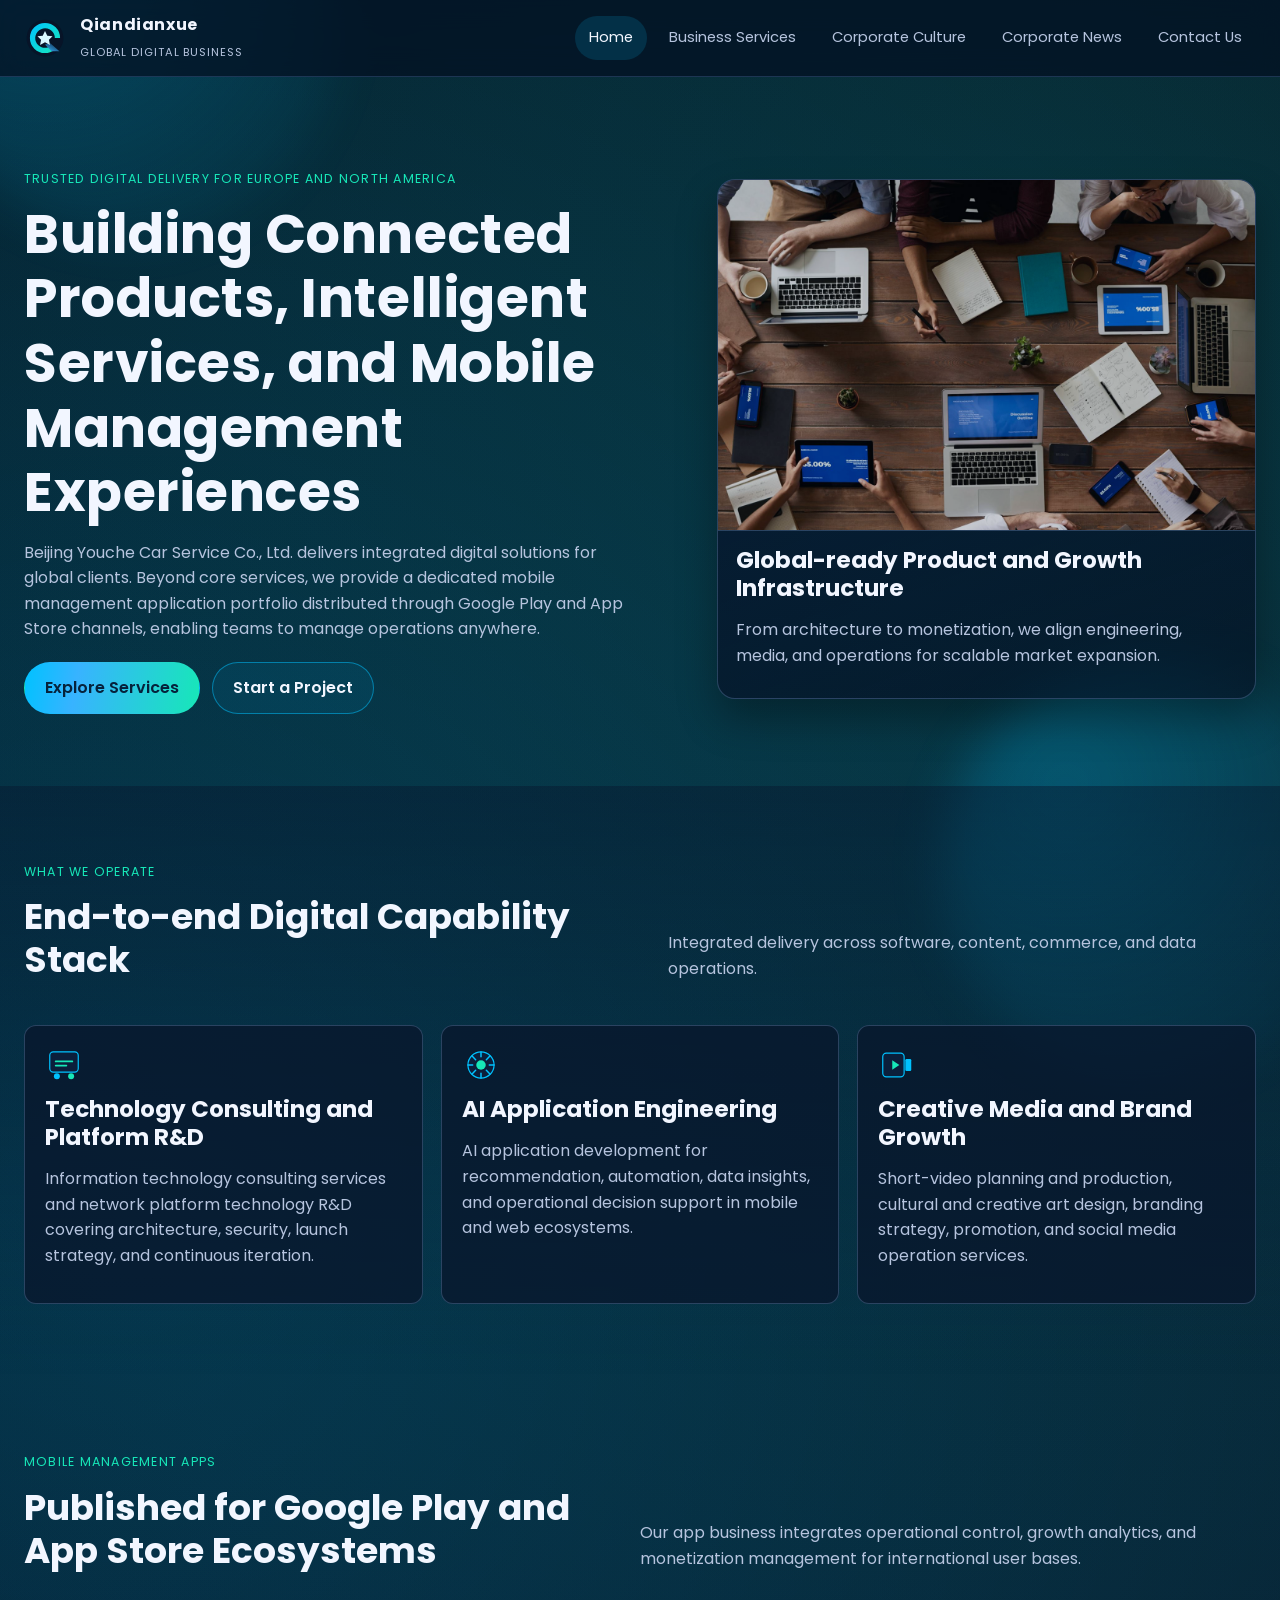
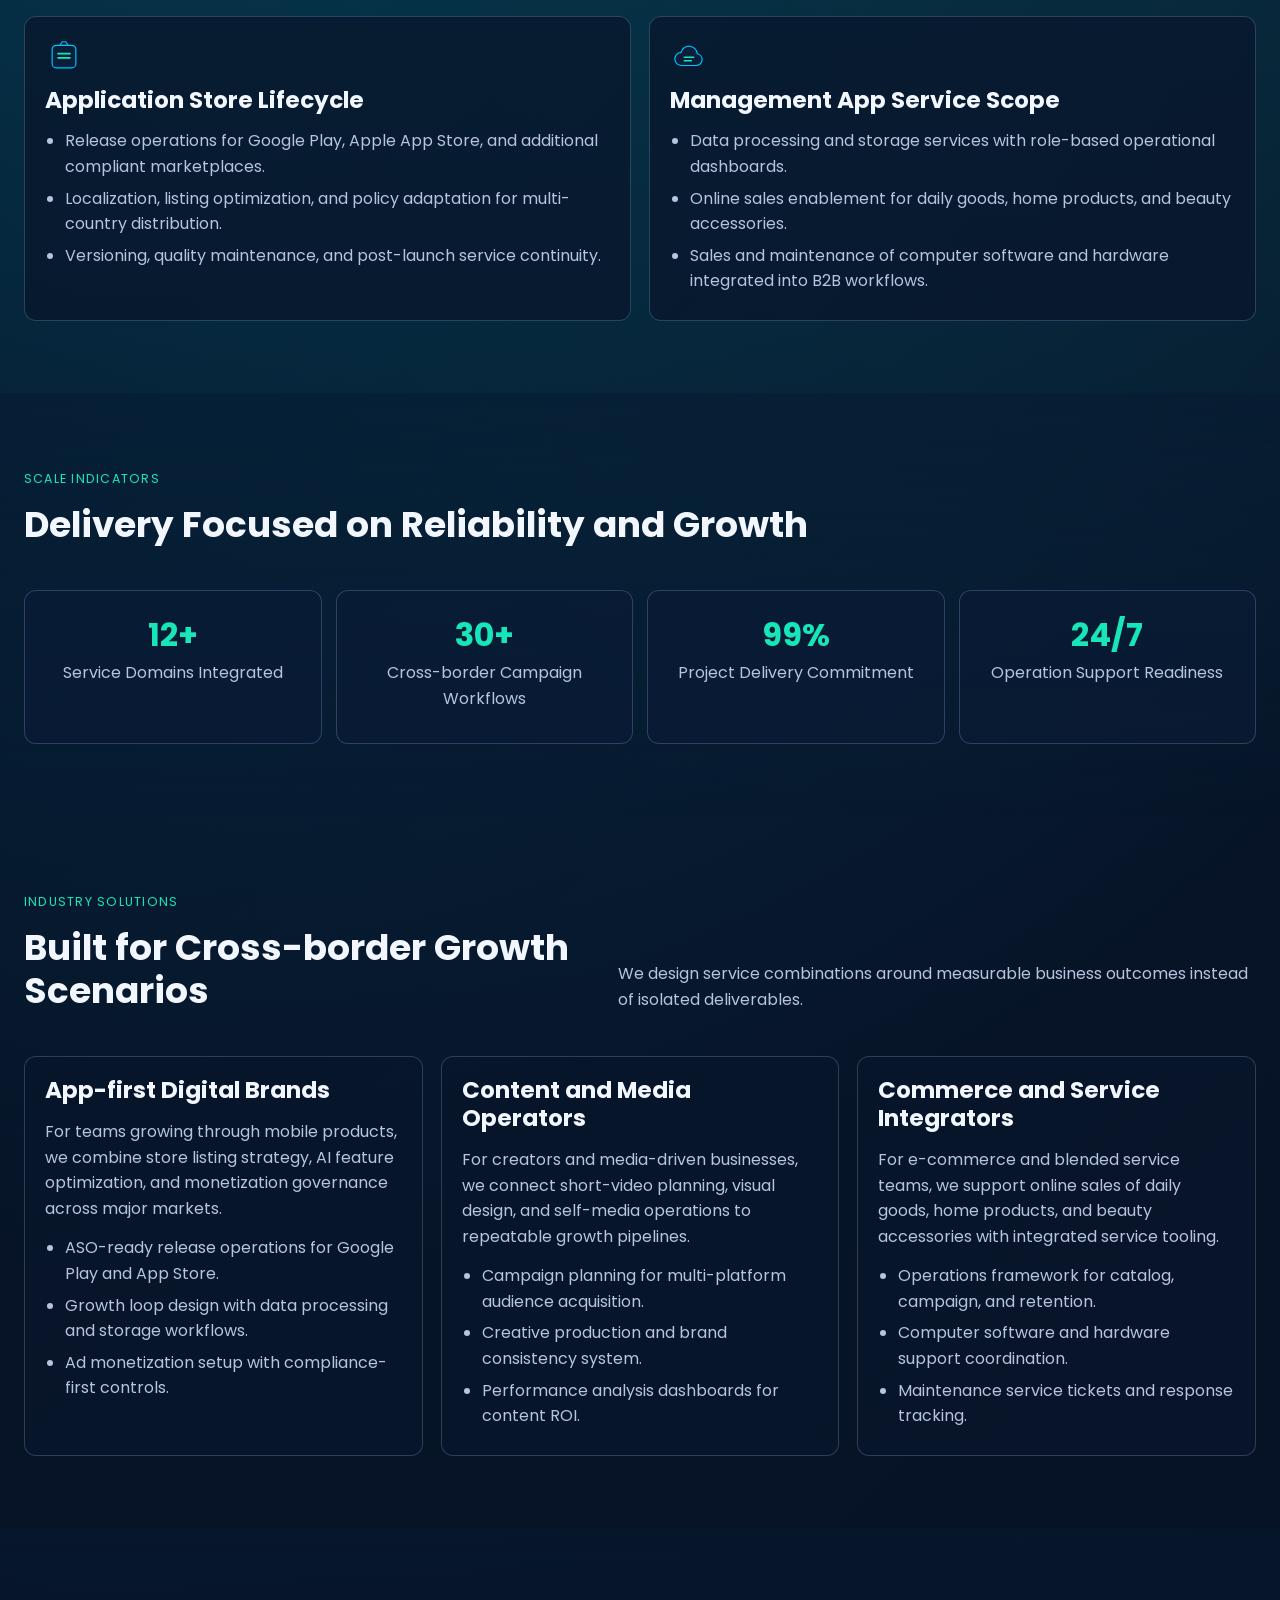
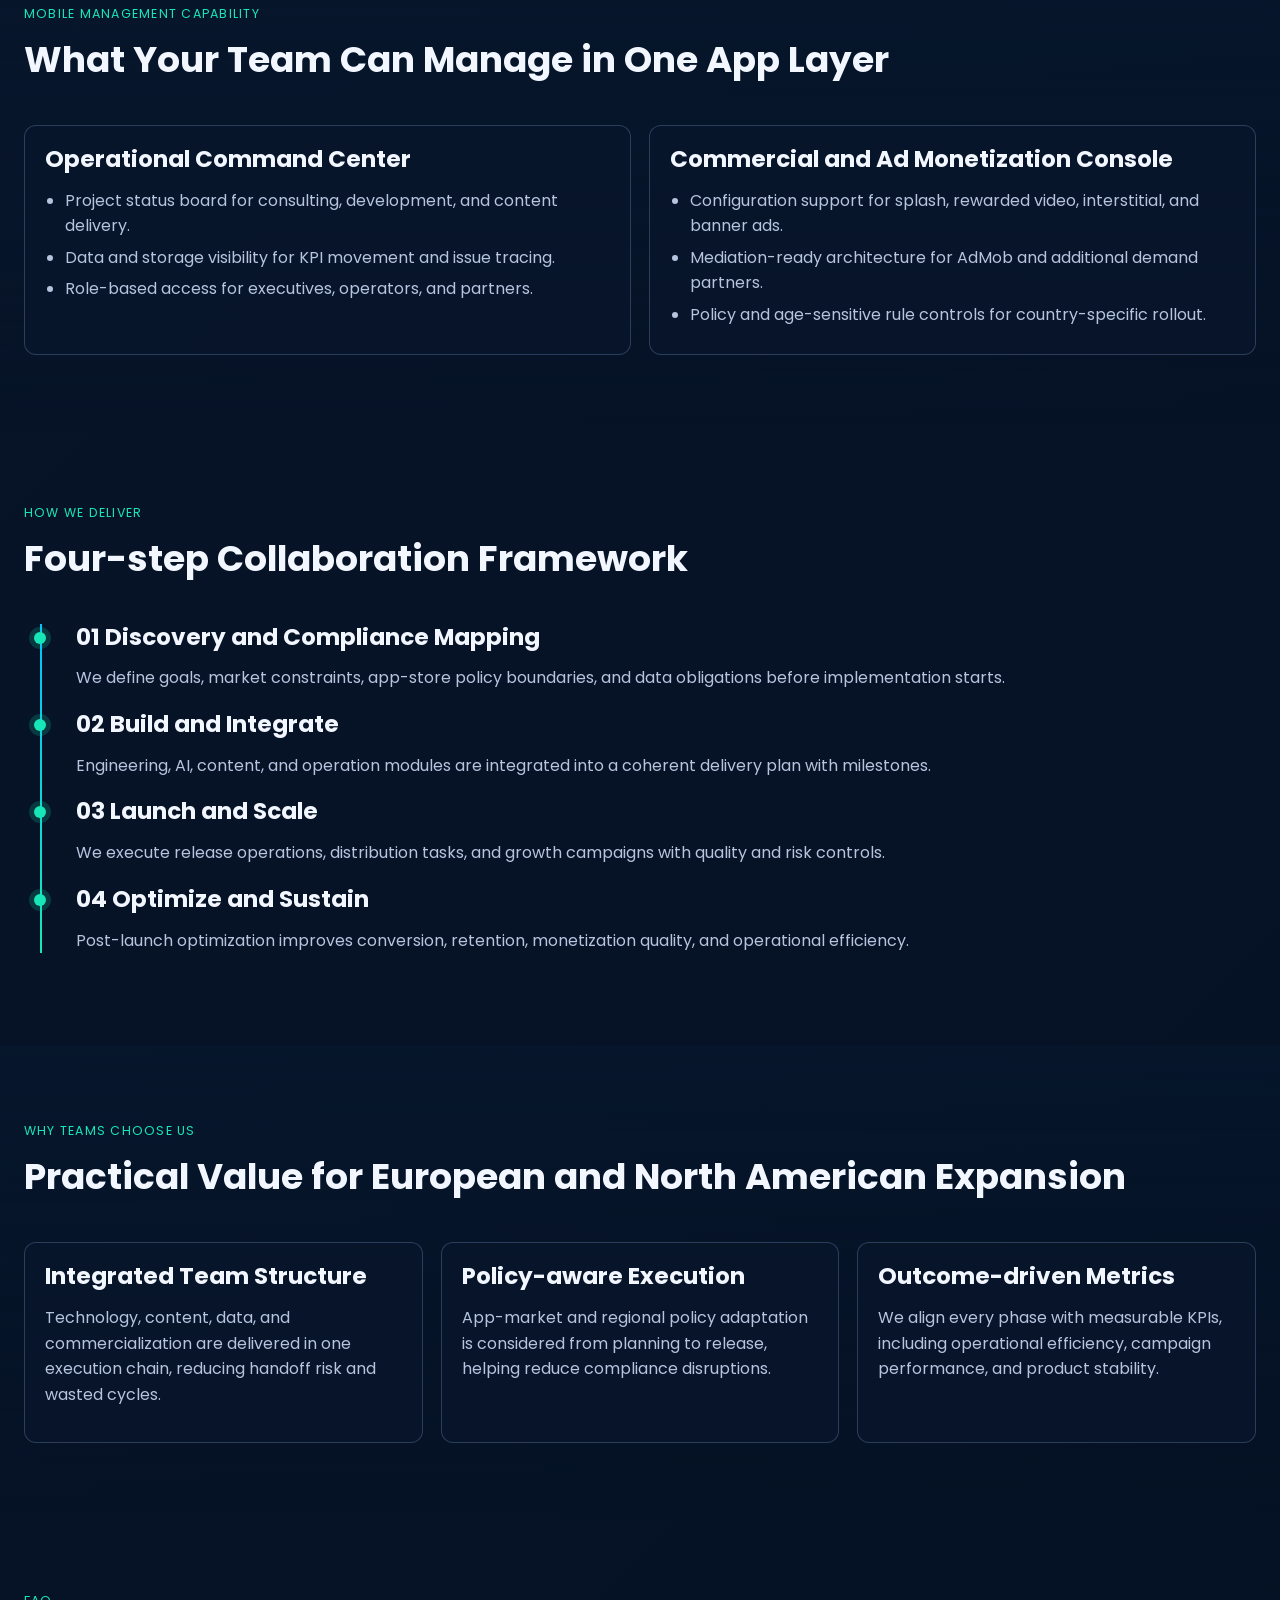
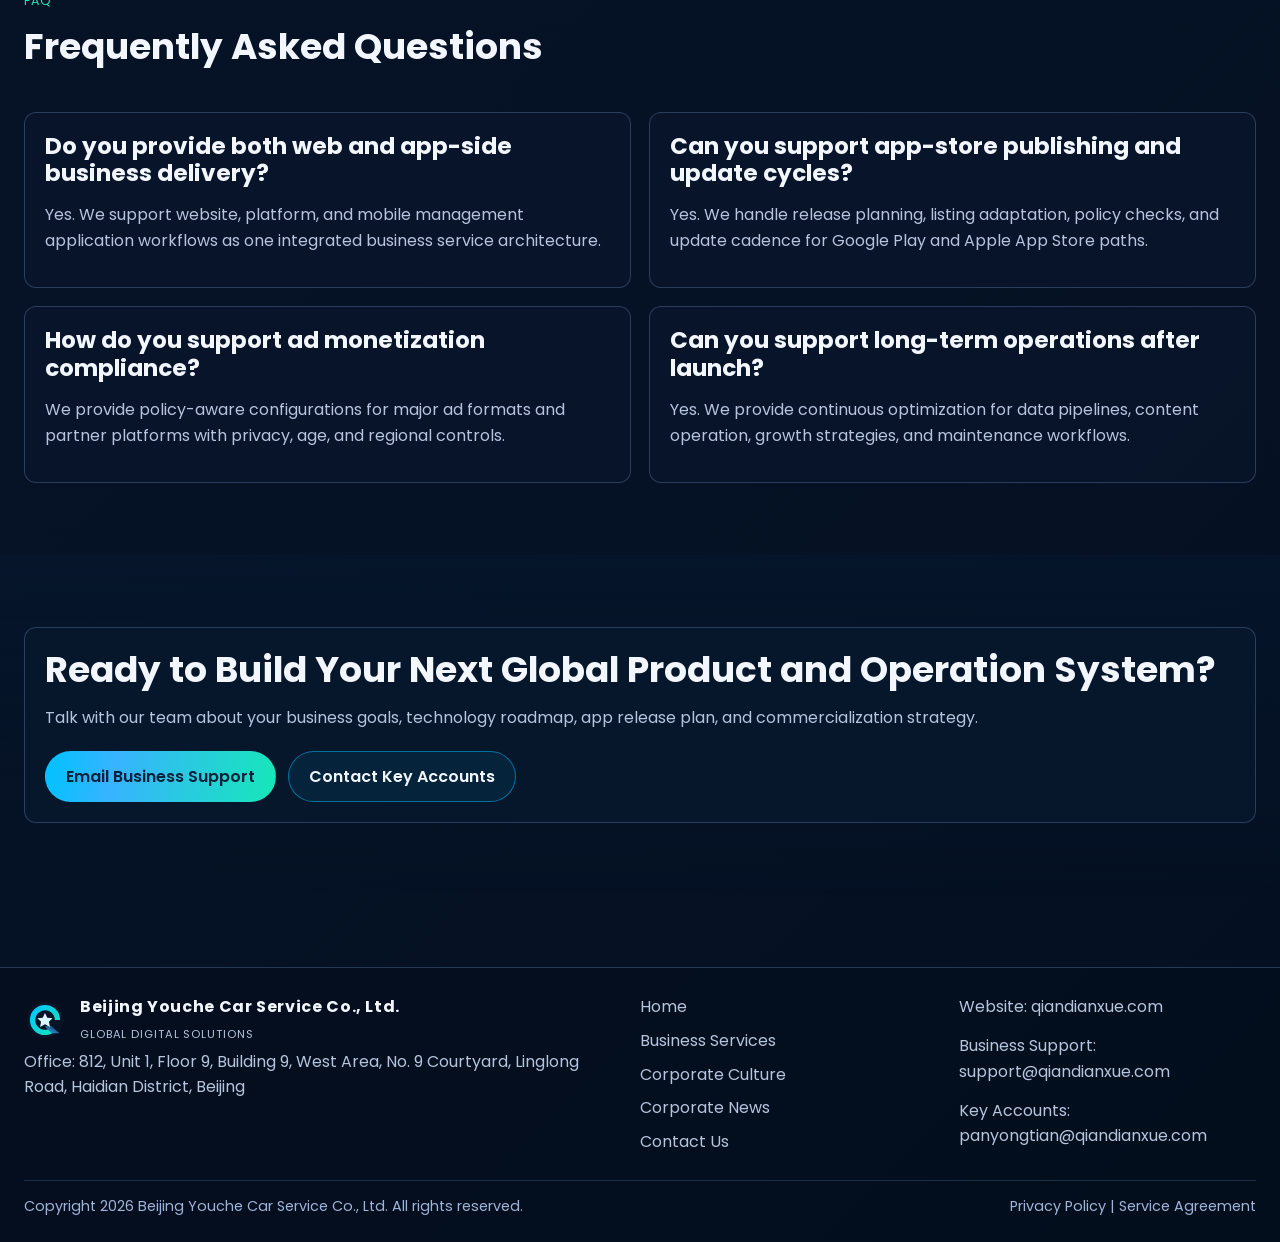
<file: index.html>
<!doctype html>
<html lang="en">
<head>
  <meta charset="utf-8">
  <meta http-equiv="X-UA-Compatible" content="IE=edge">
  <meta name="viewport" content="width=device-width, initial-scale=1">
  <title>Beijing Youche Car Service Co., Ltd. | Global Digital Solutions</title>
  <meta name="description" content="Beijing Youche Car Service Co., Ltd. provides global IT consulting, AI application development, platform R&D, short-form video production, branding, data services, e-commerce operations, and mobile management apps for Google Play and App Store markets.">
  <meta name="keywords" content="Qiandianxue, IT consulting, AI applications, mobile app management, Google Play, App Store, ad monetization, network platform development">
  <meta name="robots" content="index, follow, max-snippet:-1, max-image-preview:large, max-video-preview:-1">
  <meta name="author" content="Beijing Youche Car Service Co., Ltd.">
  <link rel="canonical" href="https://qiandianxue.com/">
  <link rel="alternate" hreflang="en" href="https://qiandianxue.com/">
  <meta property="og:type" content="website">
  <meta property="og:title" content="Beijing Youche Car Service Co., Ltd.">
  <meta property="og:description" content="Business-ready digital services and mobile management applications for international markets.">
  <meta property="og:url" content="https://qiandianxue.com/">
  <meta property="og:site_name" content="Qiandianxue">
  <meta property="og:image" content="https://qiandianxue.com/images/hero-main.png">
  <meta name="twitter:card" content="summary_large_image">
  <link rel="icon" href="images/logo.svg" type="image/svg+xml">
  <link rel="preconnect" href="https://fonts.googleapis.com">
  <link rel="preconnect" href="https://fonts.gstatic.com" crossorigin>
  <link href="https://fonts.googleapis.com/css2?family=Poppins:wght@400;500;600;700;800&display=swap" rel="stylesheet">
  <link rel="stylesheet" href="css/styles.css">
  <script type="application/ld+json">
  {
    "@context": "https://schema.org",
    "@type": "Organization",
    "name": "Beijing Youche Car Service Co., Ltd.",
    "url": "https://qiandianxue.com/",
    "logo": "https://qiandianxue.com/images/logo.svg",
    "email": "support@qiandianxue.com",
    "contactPoint": [
      {
        "@type": "ContactPoint",
        "contactType": "Customer Support",
        "email": "support@qiandianxue.com",
        "availableLanguage": ["English"]
      },
      {
        "@type": "ContactPoint",
        "contactType": "Enterprise Account",
        "email": "panyongtian@qiandianxue.com",
        "availableLanguage": ["English"]
      }
    ],
    "address": {
      "@type": "PostalAddress",
      "streetAddress": "812, Unit 1, Floor 9, Building 9, West Area, No. 9 Courtyard, Linglong Road, Haidian District",
      "addressLocality": "Beijing",
      "addressRegion": "Beijing",
      "addressCountry": "CN"
    },
    "sameAs": ["https://qiandianxue.com/"]
  }
  </script>
</head>
<body>
  <div class="page-bg-orb orb-a" aria-hidden="true"></div>
  <div class="page-bg-orb orb-b" aria-hidden="true"></div>

  <header class="top-bar">
    <div class="container nav-wrap">
      <a class="brand" href="index.html" aria-label="Qiandianxue Home">
        <img src="images/logo.svg" alt="Qiandianxue logo">
        <span>
          <strong>Qiandianxue</strong>
          <small>Global Digital Business</small>
        </span>
      </a>
      <button class="menu-toggle" data-menu-toggle aria-expanded="false" aria-controls="main-nav">Menu</button>
      <nav class="main-nav" id="main-nav" data-nav aria-label="Primary navigation">
        <a href="index.html" class="active">Home</a>
        <a href="services.html">Business Services</a>
        <a href="culture.html">Corporate Culture</a>
        <a href="news.html">Corporate News</a>
        <a href="contact.html">Contact Us</a>
      </nav>
    </div>
  </header>

  <main>
    <section class="hero">
      <div class="container hero-grid">
        <div class="reveal">
          <span class="eyebrow">Trusted Digital Delivery for Europe and North America</span>
          <h1>Building Connected Products, Intelligent Services, and Mobile Management Experiences</h1>
          <p>Beijing Youche Car Service Co., Ltd. delivers integrated digital solutions for global clients. Beyond core services, we provide a dedicated mobile management application portfolio distributed through Google Play and App Store channels, enabling teams to manage operations anywhere.</p>
          <div class="button-row">
            <a class="btn btn-primary" href="services.html">Explore Services</a>
            <a class="btn btn-secondary" href="contact.html">Start a Project</a>
          </div>
        </div>
        <article class="hero-card reveal">
          <img src="images/hero-main.png" alt="Qiandianxue global technology overview">
          <div class="meta">
            <h3>Global-ready Product and Growth Infrastructure</h3>
            <p>From architecture to monetization, we align engineering, media, and operations for scalable market expansion.</p>
          </div>
        </article>
      </div>
    </section>

    <section class="section section-alt">
      <div class="container">
        <div class="section-head reveal">
          <div>
            <span class="eyebrow">What We Operate</span>
            <h2>End-to-end Digital Capability Stack</h2>
          </div>
          <p>Integrated delivery across software, content, commerce, and data operations.</p>
        </div>

        <div class="grid cards-3 stagger">
          <article class="card">
            <img class="icon" src="images/icon-consulting.svg" alt="IT consulting">
            <h3>Technology Consulting and Platform R&D</h3>
            <p>Information technology consulting services and network platform technology R&D covering architecture, security, launch strategy, and continuous iteration.</p>
          </article>
          <article class="card">
            <img class="icon" src="images/icon-ai.svg" alt="AI development">
            <h3>AI Application Engineering</h3>
            <p>AI application development for recommendation, automation, data insights, and operational decision support in mobile and web ecosystems.</p>
          </article>
          <article class="card">
            <img class="icon" src="images/icon-video.svg" alt="Content planning and production">
            <h3>Creative Media and Brand Growth</h3>
            <p>Short-video planning and production, cultural and creative art design, branding strategy, promotion, and social media operation services.</p>
          </article>
        </div>
      </div>
    </section>

    <section class="section">
      <div class="container">
        <div class="section-head reveal">
          <div>
            <span class="eyebrow">Mobile Management Apps</span>
            <h2>Published for Google Play and App Store Ecosystems</h2>
          </div>
          <p>Our app business integrates operational control, growth analytics, and monetization management for international user bases.</p>
        </div>
        <div class="grid cards-2 stagger">
          <article class="card">
            <img class="icon" src="images/icon-store.svg" alt="App store publishing">
            <h3>Application Store Lifecycle</h3>
            <ul class="feature-list">
              <li>Release operations for Google Play, Apple App Store, and additional compliant marketplaces.</li>
              <li>Localization, listing optimization, and policy adaptation for multi-country distribution.</li>
              <li>Versioning, quality maintenance, and post-launch service continuity.</li>
            </ul>
          </article>
          <article class="card">
            <img class="icon" src="images/icon-cloud.svg" alt="Data and storage services">
            <h3>Management App Service Scope</h3>
            <ul class="feature-list">
              <li>Data processing and storage services with role-based operational dashboards.</li>
              <li>Online sales enablement for daily goods, home products, and beauty accessories.</li>
              <li>Sales and maintenance of computer software and hardware integrated into B2B workflows.</li>
            </ul>
          </article>
        </div>
      </div>
    </section>

    <section class="section section-alt">
      <div class="container">
        <div class="section-head reveal">
          <div>
            <span class="eyebrow">Scale Indicators</span>
            <h2>Delivery Focused on Reliability and Growth</h2>
          </div>
        </div>
        <div class="stats stagger">
          <div class="stat">
            <strong data-count="12" data-suffix="+">0</strong>
            <p>Service Domains Integrated</p>
          </div>
          <div class="stat">
            <strong data-count="30" data-suffix="+">0</strong>
            <p>Cross-border Campaign Workflows</p>
          </div>
          <div class="stat">
            <strong data-count="99" data-suffix="%">0</strong>
            <p>Project Delivery Commitment</p>
          </div>
          <div class="stat">
            <strong data-count="24" data-suffix="/7">0</strong>
            <p>Operation Support Readiness</p>
          </div>
        </div>
      </div>
    </section>

    <section class="section">
      <div class="container">
        <div class="section-head reveal">
          <div>
            <span class="eyebrow">Industry Solutions</span>
            <h2>Built for Cross-border Growth Scenarios</h2>
          </div>
          <p>We design service combinations around measurable business outcomes instead of isolated deliverables.</p>
        </div>
        <div class="grid cards-3 stagger">
          <article class="card">
            <h3>App-first Digital Brands</h3>
            <p>For teams growing through mobile products, we combine store listing strategy, AI feature optimization, and monetization governance across major markets.</p>
            <ul class="feature-list">
              <li>ASO-ready release operations for Google Play and App Store.</li>
              <li>Growth loop design with data processing and storage workflows.</li>
              <li>Ad monetization setup with compliance-first controls.</li>
            </ul>
          </article>
          <article class="card">
            <h3>Content and Media Operators</h3>
            <p>For creators and media-driven businesses, we connect short-video planning, visual design, and self-media operations to repeatable growth pipelines.</p>
            <ul class="feature-list">
              <li>Campaign planning for multi-platform audience acquisition.</li>
              <li>Creative production and brand consistency system.</li>
              <li>Performance analysis dashboards for content ROI.</li>
            </ul>
          </article>
          <article class="card">
            <h3>Commerce and Service Integrators</h3>
            <p>For e-commerce and blended service teams, we support online sales of daily goods, home products, and beauty accessories with integrated service tooling.</p>
            <ul class="feature-list">
              <li>Operations framework for catalog, campaign, and retention.</li>
              <li>Computer software and hardware support coordination.</li>
              <li>Maintenance service tickets and response tracking.</li>
            </ul>
          </article>
        </div>
      </div>
    </section>

    <section class="section section-alt">
      <div class="container">
        <div class="section-head reveal">
          <div>
            <span class="eyebrow">Mobile Management Capability</span>
            <h2>What Your Team Can Manage in One App Layer</h2>
          </div>
        </div>
        <div class="grid cards-2 stagger">
          <article class="card">
            <h3>Operational Command Center</h3>
            <ul class="feature-list">
              <li>Project status board for consulting, development, and content delivery.</li>
              <li>Data and storage visibility for KPI movement and issue tracing.</li>
              <li>Role-based access for executives, operators, and partners.</li>
            </ul>
          </article>
          <article class="card">
            <h3>Commercial and Ad Monetization Console</h3>
            <ul class="feature-list">
              <li>Configuration support for splash, rewarded video, interstitial, and banner ads.</li>
              <li>Mediation-ready architecture for AdMob and additional demand partners.</li>
              <li>Policy and age-sensitive rule controls for country-specific rollout.</li>
            </ul>
          </article>
        </div>
      </div>
    </section>

    <section class="section">
      <div class="container">
        <div class="section-head reveal">
          <div>
            <span class="eyebrow">How We Deliver</span>
            <h2>Four-step Collaboration Framework</h2>
          </div>
        </div>
        <div class="timeline reveal">
          <div class="time-item">
            <h3>01 Discovery and Compliance Mapping</h3>
            <p>We define goals, market constraints, app-store policy boundaries, and data obligations before implementation starts.</p>
          </div>
          <div class="time-item">
            <h3>02 Build and Integrate</h3>
            <p>Engineering, AI, content, and operation modules are integrated into a coherent delivery plan with milestones.</p>
          </div>
          <div class="time-item">
            <h3>03 Launch and Scale</h3>
            <p>We execute release operations, distribution tasks, and growth campaigns with quality and risk controls.</p>
          </div>
          <div class="time-item">
            <h3>04 Optimize and Sustain</h3>
            <p>Post-launch optimization improves conversion, retention, monetization quality, and operational efficiency.</p>
          </div>
        </div>
      </div>
    </section>

    <section class="section section-alt">
      <div class="container">
        <div class="section-head reveal">
          <div>
            <span class="eyebrow">Why Teams Choose Us</span>
            <h2>Practical Value for European and North American Expansion</h2>
          </div>
        </div>
        <div class="grid cards-3 stagger">
          <article class="card">
            <h3>Integrated Team Structure</h3>
            <p>Technology, content, data, and commercialization are delivered in one execution chain, reducing handoff risk and wasted cycles.</p>
          </article>
          <article class="card">
            <h3>Policy-aware Execution</h3>
            <p>App-market and regional policy adaptation is considered from planning to release, helping reduce compliance disruptions.</p>
          </article>
          <article class="card">
            <h3>Outcome-driven Metrics</h3>
            <p>We align every phase with measurable KPIs, including operational efficiency, campaign performance, and product stability.</p>
          </article>
        </div>
      </div>
    </section>

    <section class="section">
      <div class="container">
        <div class="section-head reveal">
          <div>
            <span class="eyebrow">FAQ</span>
            <h2>Frequently Asked Questions</h2>
          </div>
        </div>
        <div class="grid cards-2 stagger">
          <article class="card">
            <h3>Do you provide both web and app-side business delivery?</h3>
            <p>Yes. We support website, platform, and mobile management application workflows as one integrated business service architecture.</p>
          </article>
          <article class="card">
            <h3>Can you support app-store publishing and update cycles?</h3>
            <p>Yes. We handle release planning, listing adaptation, policy checks, and update cadence for Google Play and Apple App Store paths.</p>
          </article>
          <article class="card">
            <h3>How do you support ad monetization compliance?</h3>
            <p>We provide policy-aware configurations for major ad formats and partner platforms with privacy, age, and regional controls.</p>
          </article>
          <article class="card">
            <h3>Can you support long-term operations after launch?</h3>
            <p>Yes. We provide continuous optimization for data pipelines, content operation, growth strategies, and maintenance workflows.</p>
          </article>
        </div>
      </div>
    </section>

    <section class="section section-alt">
      <div class="container">
        <div class="info-box reveal">
          <h2>Ready to Build Your Next Global Product and Operation System?</h2>
          <p>Talk with our team about your business goals, technology roadmap, app release plan, and commercialization strategy.</p>
          <div class="button-row">
            <a class="btn btn-primary" href="mailto:support@qiandianxue.com">Email Business Support</a>
            <a class="btn btn-secondary" href="mailto:panyongtian@qiandianxue.com">Contact Key Accounts</a>
          </div>
        </div>
      </div>
    </section>
  </main>

  <footer>
    <div class="container footer-main">
      <div>
        <a class="brand" href="index.html">
          <img src="images/logo.svg" alt="Qiandianxue">
          <span>
            <strong>Beijing Youche Car Service Co., Ltd.</strong>
            <small>Global Digital Solutions</small>
          </span>
        </a>
        <p>Office: 812, Unit 1, Floor 9, Building 9, West Area, No. 9 Courtyard, Linglong Road, Haidian District, Beijing</p>
      </div>
      <nav class="footer-nav" aria-label="Website links">
        <a href="index.html">Home</a>
        <a href="services.html">Business Services</a>
        <a href="culture.html">Corporate Culture</a>
        <a href="news.html">Corporate News</a>
        <a href="contact.html">Contact Us</a>
      </nav>
      <div class="footer-nav">
        <a href="https://qiandianxue.com" target="_blank" rel="noopener">Website: qiandianxue.com</a>
        <a href="mailto:support@qiandianxue.com">Business Support: support@qiandianxue.com</a>
        <a href="mailto:panyongtian@qiandianxue.com">Key Accounts: panyongtian@qiandianxue.com</a>
      </div>
    </div>
    <div class="container footer-legal">
      <span>Copyright <span data-year></span> Beijing Youche Car Service Co., Ltd. All rights reserved.</span>
      <span>
        <a href="privacy-policy.html">Privacy Policy</a> | <a href="terms-of-service.html">Service Agreement</a>
      </span>
    </div>
  </footer>

  <script src="js/main.js" defer></script>
</body>
</html>
</file>
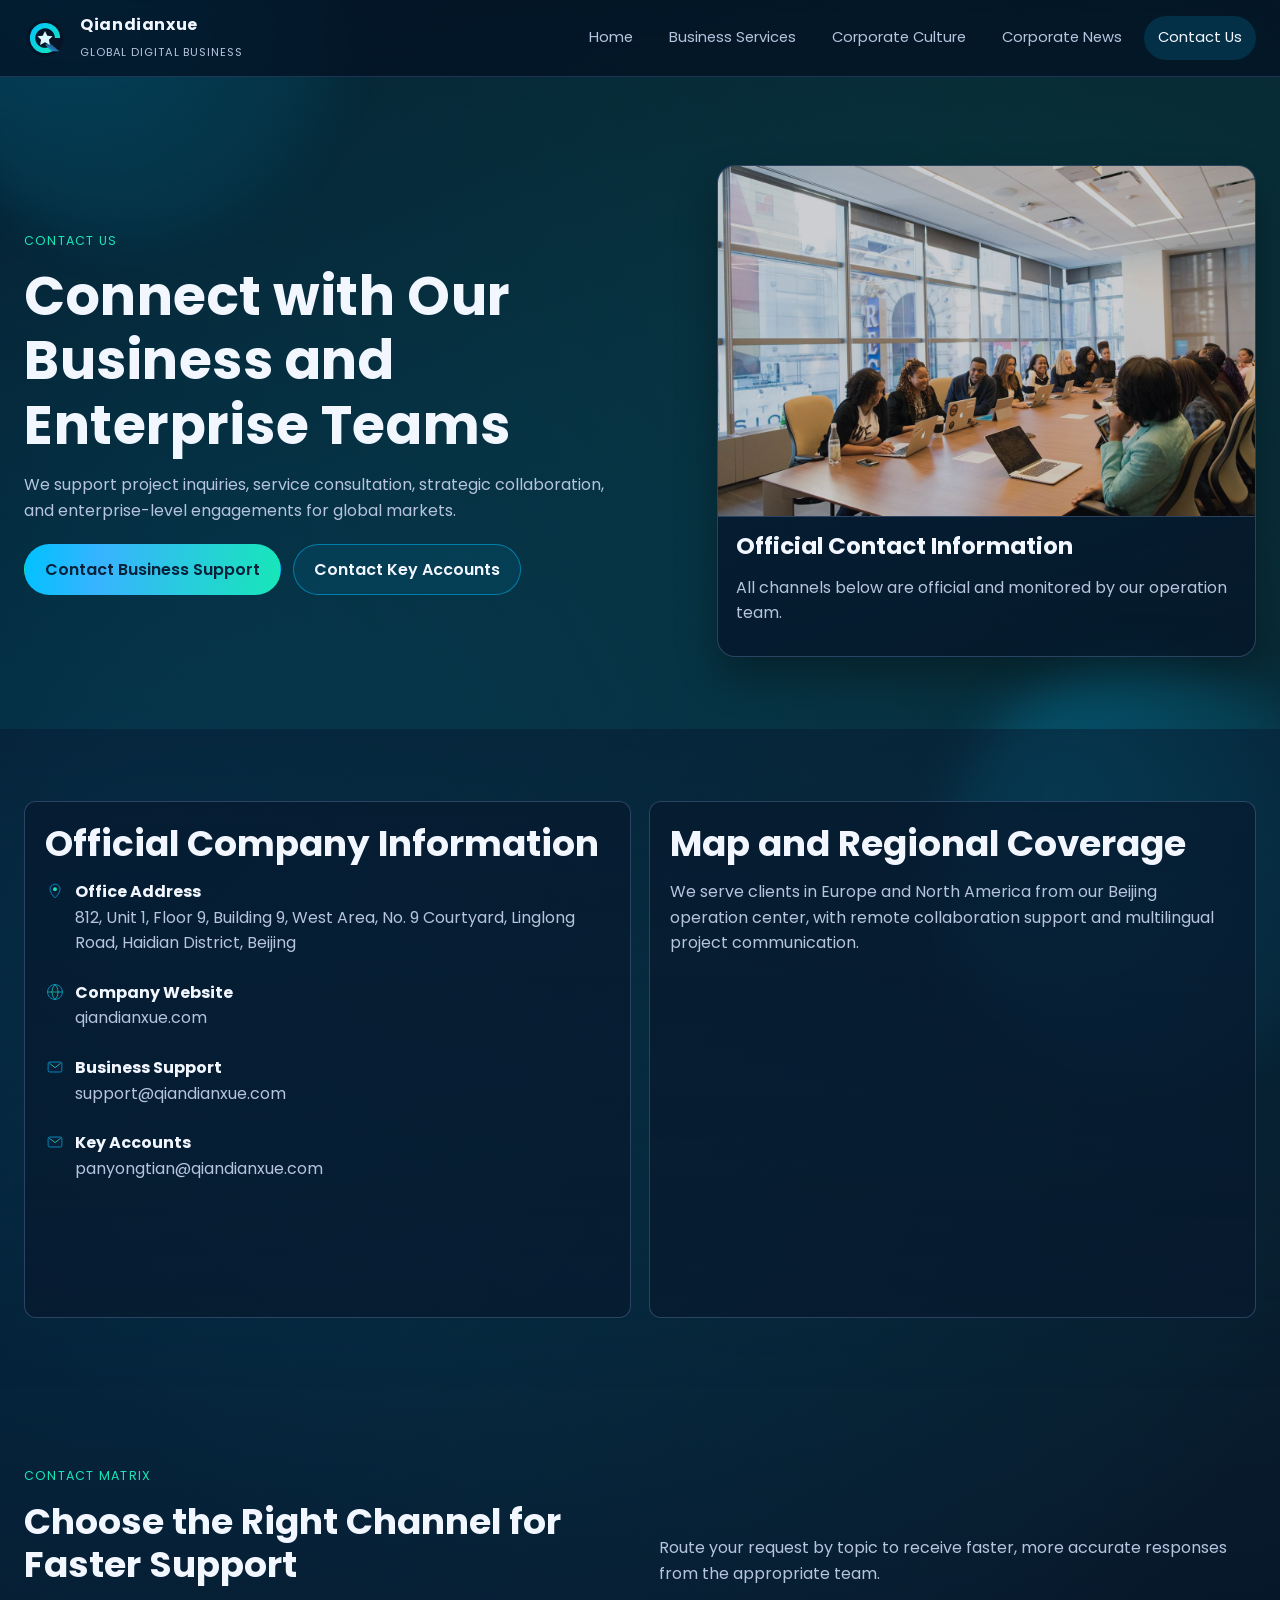
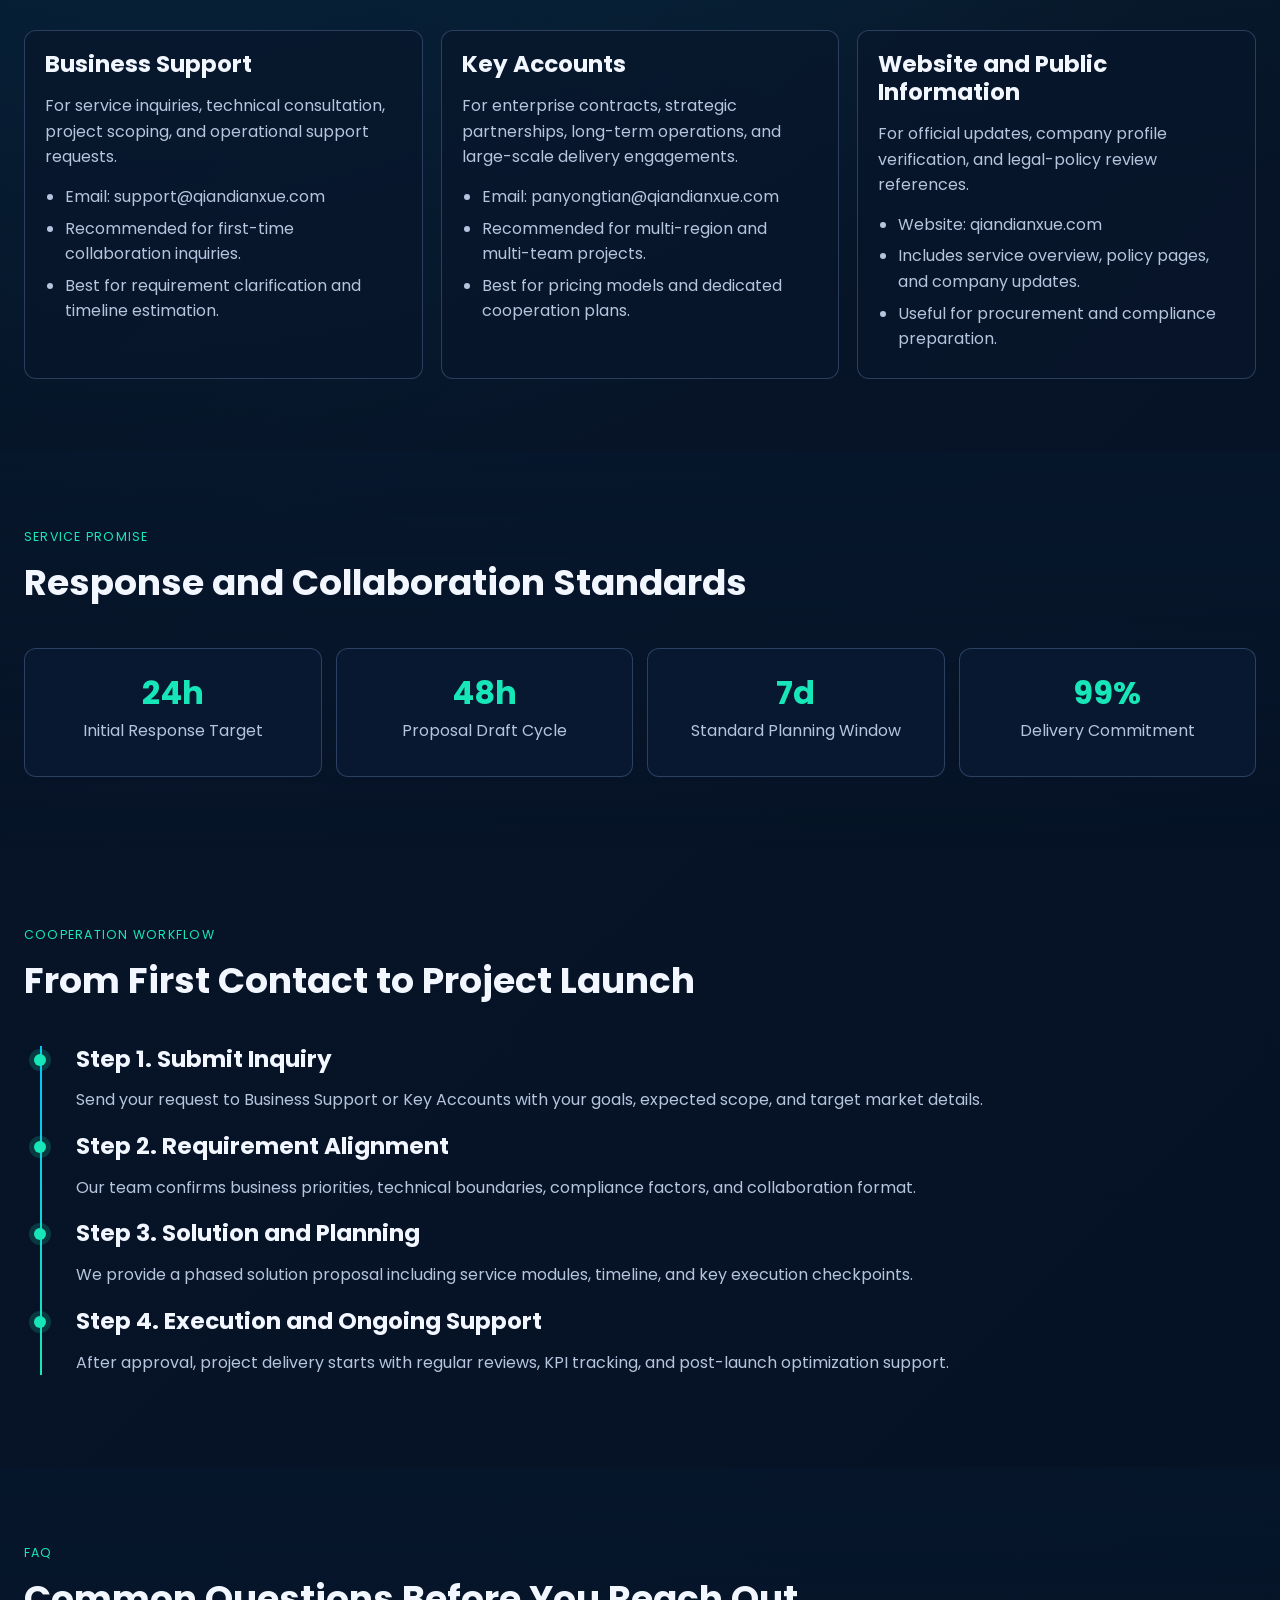
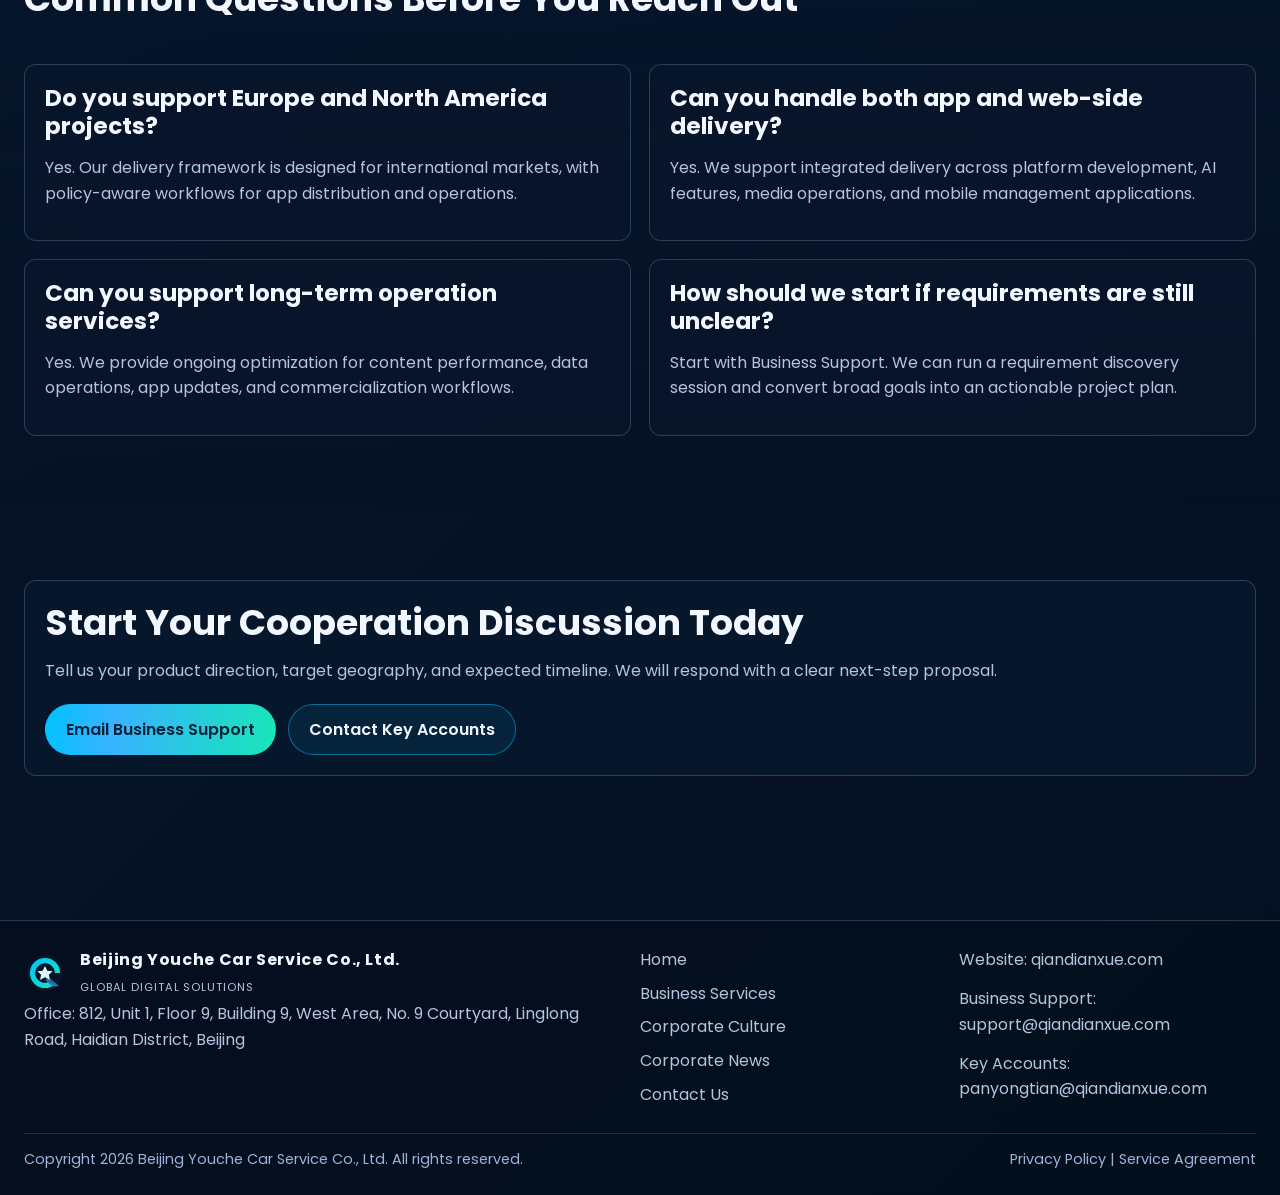
<file: contact.html>
<!doctype html>
<html lang="en">
<head>
  <meta charset="utf-8">
  <meta http-equiv="X-UA-Compatible" content="IE=edge">
  <meta name="viewport" content="width=device-width, initial-scale=1">
  <title>Contact Us | Beijing Youche Car Service Co., Ltd.</title>
  <meta name="description" content="Contact Beijing Youche Car Service Co., Ltd. for business support and enterprise collaboration in Europe and North America.">
  <meta name="robots" content="index, follow">
  <link rel="canonical" href="https://qiandianxue.com/contact.html">
  <link rel="alternate" hreflang="en" href="https://qiandianxue.com/contact.html">
  <link rel="icon" href="images/logo.svg" type="image/svg+xml">
  <link rel="preconnect" href="https://fonts.googleapis.com">
  <link rel="preconnect" href="https://fonts.gstatic.com" crossorigin>
  <link href="https://fonts.googleapis.com/css2?family=Poppins:wght@400;500;600;700;800&display=swap" rel="stylesheet">
  <link rel="stylesheet" href="css/styles.css">
</head>
<body>
  <div class="page-bg-orb orb-a" aria-hidden="true"></div>
  <div class="page-bg-orb orb-b" aria-hidden="true"></div>

  <header class="top-bar">
    <div class="container nav-wrap">
      <a class="brand" href="index.html" aria-label="Qiandianxue Home">
        <img src="images/logo.svg" alt="Qiandianxue logo">
        <span>
          <strong>Qiandianxue</strong>
          <small>Global Digital Business</small>
        </span>
      </a>
      <button class="menu-toggle" data-menu-toggle aria-expanded="false" aria-controls="main-nav">Menu</button>
      <nav class="main-nav" id="main-nav" data-nav>
        <a href="index.html">Home</a>
        <a href="services.html">Business Services</a>
        <a href="culture.html">Corporate Culture</a>
        <a href="news.html">Corporate News</a>
        <a href="contact.html" class="active">Contact Us</a>
      </nav>
    </div>
  </header>

  <main>
    <section class="hero">
      <div class="container hero-grid">
        <div class="reveal">
          <span class="eyebrow">Contact Us</span>
          <h1>Connect with Our Business and Enterprise Teams</h1>
          <p>We support project inquiries, service consultation, strategic collaboration, and enterprise-level engagements for global markets.</p>
          <div class="button-row">
            <a class="btn btn-primary" href="mailto:support@qiandianxue.com">Contact Business Support</a>
            <a class="btn btn-secondary" href="mailto:panyongtian@qiandianxue.com">Contact Key Accounts</a>
          </div>
        </div>
        <article class="hero-card reveal">
          <img src="images/services-main.png" alt="Qiandianxue office and communication">
          <div class="meta">
            <h3>Official Contact Information</h3>
            <p>All channels below are official and monitored by our operation team.</p>
          </div>
        </article>
      </div>
    </section>

    <section class="section section-alt">
      <div class="container contact-grid">
        <article class="info-box reveal">
          <h2>Official Company Information</h2>
          <div class="contact-line">
            <img src="images/icon-location.svg" alt="Office address icon">
            <div>
              <strong>Office Address</strong>
              <p>812, Unit 1, Floor 9, Building 9, West Area, No. 9 Courtyard, Linglong Road, Haidian District, Beijing</p>
            </div>
          </div>
          <div class="contact-line">
            <img src="images/icon-web.svg" alt="Website icon">
            <div>
              <strong>Company Website</strong>
              <p><a href="https://qiandianxue.com" target="_blank" rel="noopener">qiandianxue.com</a></p>
            </div>
          </div>
          <div class="contact-line">
            <img src="images/icon-email.svg" alt="Business support email icon">
            <div>
              <strong>Business Support</strong>
              <p><a href="mailto:support@qiandianxue.com">support@qiandianxue.com</a></p>
            </div>
          </div>
          <div class="contact-line">
            <img src="images/icon-email.svg" alt="Key account email icon">
            <div>
              <strong>Key Accounts</strong>
              <p><a href="mailto:panyongtian@qiandianxue.com">panyongtian@qiandianxue.com</a></p>
            </div>
          </div>
        </article>

        <article class="info-box reveal">
          <h2>Map and Regional Coverage</h2>
          <p>We serve clients in Europe and North America from our Beijing operation center, with remote collaboration support and multilingual project communication.</p>
          <iframe class="map-frame" title="Beijing Office Location" loading="lazy" referrerpolicy="no-referrer-when-downgrade" src="https://maps.google.com/maps?q=Beijing&t=&z=13&ie=UTF8&iwloc=&output=embed"></iframe>
        </article>
      </div>
    </section>

    <section class="section">
      <div class="container">
        <div class="section-head reveal">
          <div>
            <span class="eyebrow">Contact Matrix</span>
            <h2>Choose the Right Channel for Faster Support</h2>
          </div>
          <p>Route your request by topic to receive faster, more accurate responses from the appropriate team.</p>
        </div>

        <div class="grid cards-3 stagger">
          <article class="card">
            <h3>Business Support</h3>
            <p>For service inquiries, technical consultation, project scoping, and operational support requests.</p>
            <ul class="feature-list">
              <li>Email: <a href="mailto:support@qiandianxue.com">support@qiandianxue.com</a></li>
              <li>Recommended for first-time collaboration inquiries.</li>
              <li>Best for requirement clarification and timeline estimation.</li>
            </ul>
          </article>

          <article class="card">
            <h3>Key Accounts</h3>
            <p>For enterprise contracts, strategic partnerships, long-term operations, and large-scale delivery engagements.</p>
            <ul class="feature-list">
              <li>Email: <a href="mailto:panyongtian@qiandianxue.com">panyongtian@qiandianxue.com</a></li>
              <li>Recommended for multi-region and multi-team projects.</li>
              <li>Best for pricing models and dedicated cooperation plans.</li>
            </ul>
          </article>

          <article class="card">
            <h3>Website and Public Information</h3>
            <p>For official updates, company profile verification, and legal-policy review references.</p>
            <ul class="feature-list">
              <li>Website: <a href="https://qiandianxue.com" target="_blank" rel="noopener">qiandianxue.com</a></li>
              <li>Includes service overview, policy pages, and company updates.</li>
              <li>Useful for procurement and compliance preparation.</li>
            </ul>
          </article>
        </div>
      </div>
    </section>

    <section class="section section-alt">
      <div class="container">
        <div class="section-head reveal">
          <div>
            <span class="eyebrow">Service Promise</span>
            <h2>Response and Collaboration Standards</h2>
          </div>
        </div>

        <div class="stats stagger">
          <div class="stat">
            <strong data-count="24" data-suffix="h">0</strong>
            <p>Initial Response Target</p>
          </div>
          <div class="stat">
            <strong data-count="48" data-suffix="h">0</strong>
            <p>Proposal Draft Cycle</p>
          </div>
          <div class="stat">
            <strong data-count="7" data-suffix="d">0</strong>
            <p>Standard Planning Window</p>
          </div>
          <div class="stat">
            <strong data-count="99" data-suffix="%">0</strong>
            <p>Delivery Commitment</p>
          </div>
        </div>
      </div>
    </section>

    <section class="section">
      <div class="container">
        <div class="section-head reveal">
          <div>
            <span class="eyebrow">Cooperation Workflow</span>
            <h2>From First Contact to Project Launch</h2>
          </div>
        </div>

        <div class="timeline reveal">
          <div class="time-item">
            <h3>Step 1. Submit Inquiry</h3>
            <p>Send your request to Business Support or Key Accounts with your goals, expected scope, and target market details.</p>
          </div>
          <div class="time-item">
            <h3>Step 2. Requirement Alignment</h3>
            <p>Our team confirms business priorities, technical boundaries, compliance factors, and collaboration format.</p>
          </div>
          <div class="time-item">
            <h3>Step 3. Solution and Planning</h3>
            <p>We provide a phased solution proposal including service modules, timeline, and key execution checkpoints.</p>
          </div>
          <div class="time-item">
            <h3>Step 4. Execution and Ongoing Support</h3>
            <p>After approval, project delivery starts with regular reviews, KPI tracking, and post-launch optimization support.</p>
          </div>
        </div>
      </div>
    </section>

    <section class="section section-alt">
      <div class="container">
        <div class="section-head reveal">
          <div>
            <span class="eyebrow">FAQ</span>
            <h2>Common Questions Before You Reach Out</h2>
          </div>
        </div>

        <div class="grid cards-2 stagger">
          <article class="card">
            <h3>Do you support Europe and North America projects?</h3>
            <p>Yes. Our delivery framework is designed for international markets, with policy-aware workflows for app distribution and operations.</p>
          </article>
          <article class="card">
            <h3>Can you handle both app and web-side delivery?</h3>
            <p>Yes. We support integrated delivery across platform development, AI features, media operations, and mobile management applications.</p>
          </article>
          <article class="card">
            <h3>Can you support long-term operation services?</h3>
            <p>Yes. We provide ongoing optimization for content performance, data operations, app updates, and commercialization workflows.</p>
          </article>
          <article class="card">
            <h3>How should we start if requirements are still unclear?</h3>
            <p>Start with Business Support. We can run a requirement discovery session and convert broad goals into an actionable project plan.</p>
          </article>
        </div>
      </div>
    </section>

    <section class="section">
      <div class="container">
        <div class="info-box reveal">
          <h2>Start Your Cooperation Discussion Today</h2>
          <p>Tell us your product direction, target geography, and expected timeline. We will respond with a clear next-step proposal.</p>
          <div class="button-row">
            <a class="btn btn-primary" href="mailto:support@qiandianxue.com">Email Business Support</a>
            <a class="btn btn-secondary" href="mailto:panyongtian@qiandianxue.com">Contact Key Accounts</a>
          </div>
        </div>
      </div>
    </section>
  </main>

  <footer>
    <div class="container footer-main">
      <div>
        <a class="brand" href="index.html">
          <img src="images/logo.svg" alt="Qiandianxue">
          <span>
            <strong>Beijing Youche Car Service Co., Ltd.</strong>
            <small>Global Digital Solutions</small>
          </span>
        </a>
        <p>Office: 812, Unit 1, Floor 9, Building 9, West Area, No. 9 Courtyard, Linglong Road, Haidian District, Beijing</p>
      </div>
      <nav class="footer-nav" aria-label="Website links">
        <a href="index.html">Home</a>
        <a href="services.html">Business Services</a>
        <a href="culture.html">Corporate Culture</a>
        <a href="news.html">Corporate News</a>
        <a href="contact.html">Contact Us</a>
      </nav>
      <div class="footer-nav">
        <a href="https://qiandianxue.com" target="_blank" rel="noopener">Website: qiandianxue.com</a>
        <a href="mailto:support@qiandianxue.com">Business Support: support@qiandianxue.com</a>
        <a href="mailto:panyongtian@qiandianxue.com">Key Accounts: panyongtian@qiandianxue.com</a>
      </div>
    </div>
    <div class="container footer-legal">
      <span>Copyright <span data-year></span> Beijing Youche Car Service Co., Ltd. All rights reserved.</span>
      <span>
        <a href="privacy-policy.html">Privacy Policy</a> | <a href="terms-of-service.html">Service Agreement</a>
      </span>
    </div>
  </footer>

  <script src="js/main.js" defer></script>
</body>
</html>
</file>
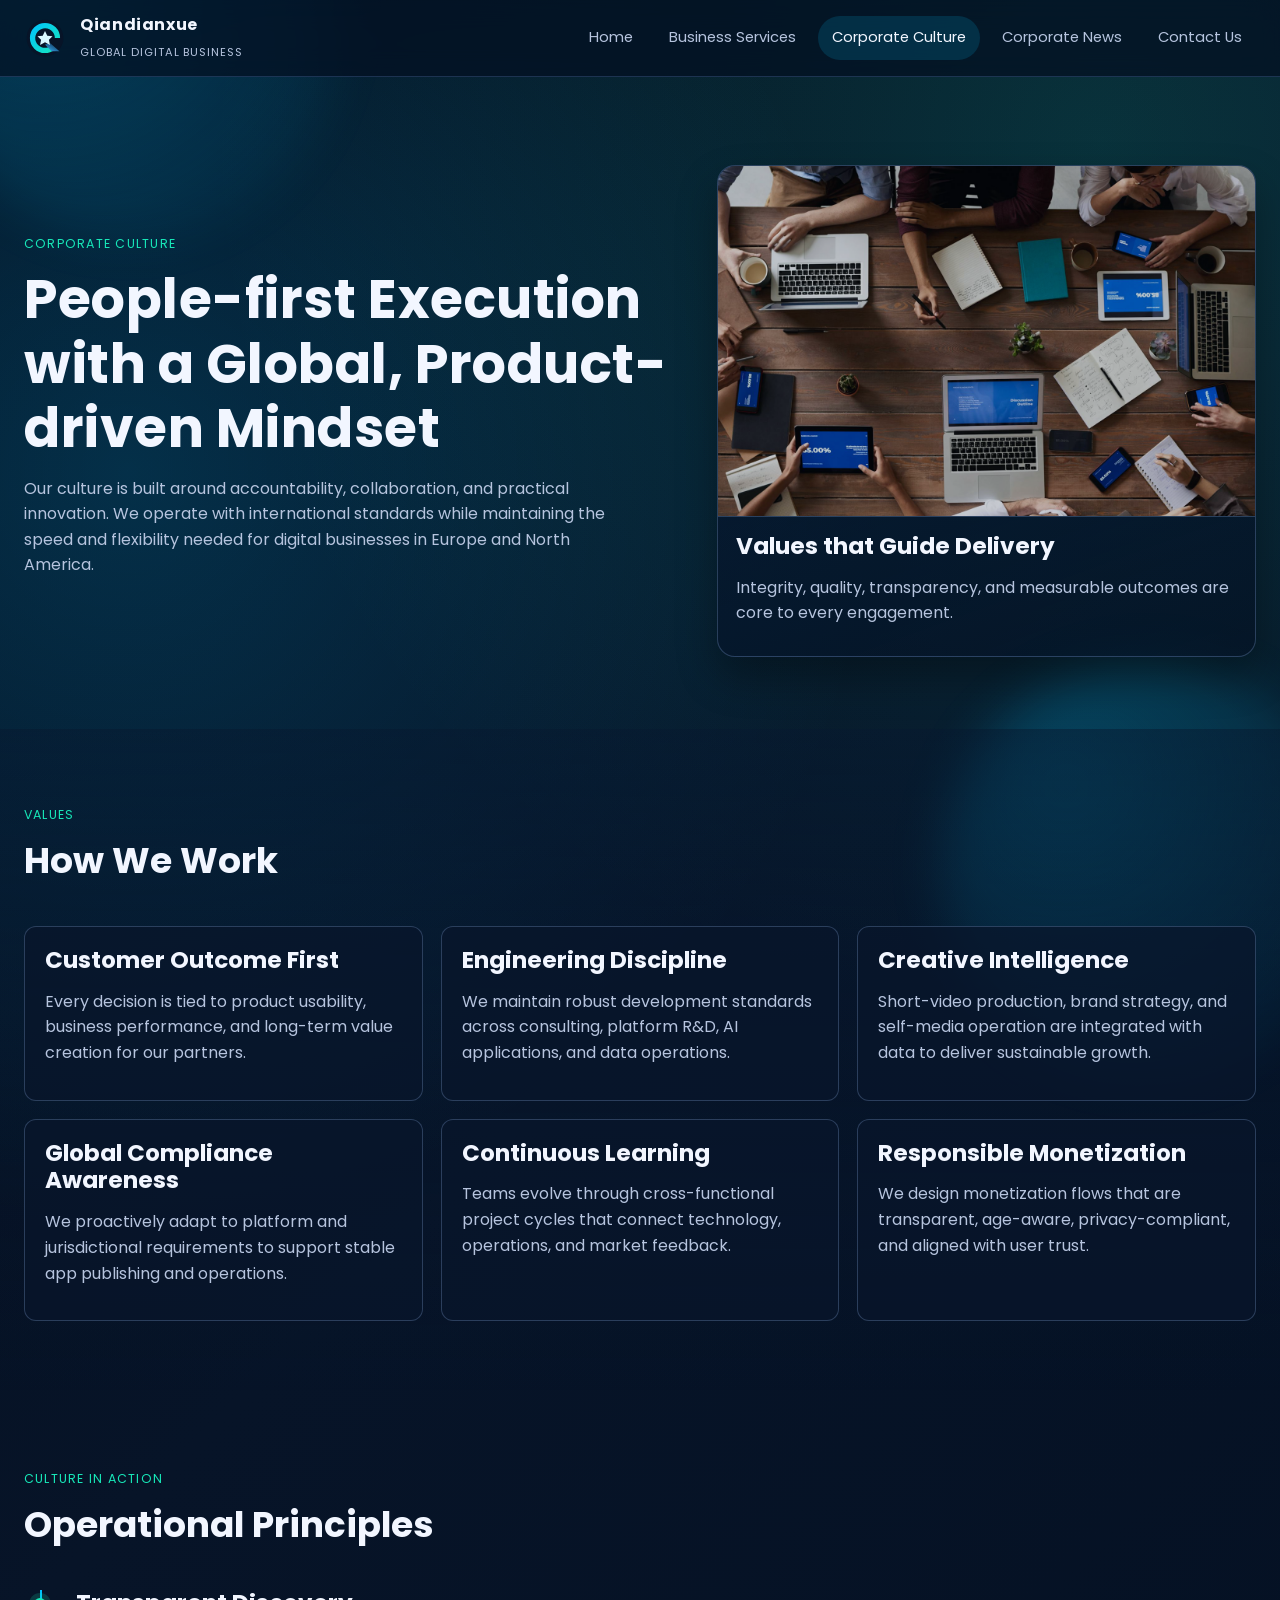
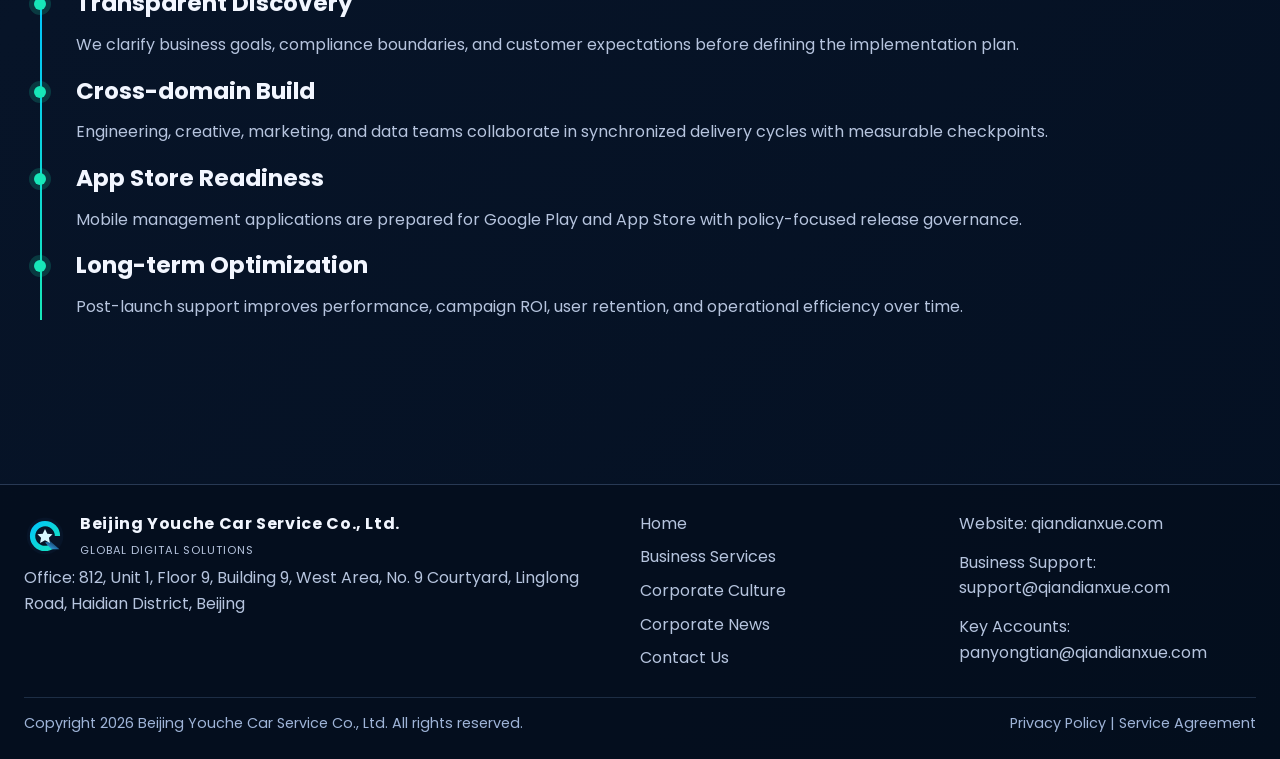
<file: culture.html>
<!doctype html>
<html lang="en">
<head>
  <meta charset="utf-8">
  <meta http-equiv="X-UA-Compatible" content="IE=edge">
  <meta name="viewport" content="width=device-width, initial-scale=1">
  <title>Corporate Culture | Beijing Youche Car Service Co., Ltd.</title>
  <meta name="description" content="Discover the corporate culture of Beijing Youche Car Service Co., Ltd.: global mindset, reliable execution, long-term partnerships, and responsible innovation.">
  <meta name="robots" content="index, follow">
  <link rel="canonical" href="https://qiandianxue.com/culture.html">
  <link rel="alternate" hreflang="en" href="https://qiandianxue.com/culture.html">
  <link rel="icon" href="images/logo.svg" type="image/svg+xml">
  <link rel="preconnect" href="https://fonts.googleapis.com">
  <link rel="preconnect" href="https://fonts.gstatic.com" crossorigin>
  <link href="https://fonts.googleapis.com/css2?family=Poppins:wght@400;500;600;700;800&display=swap" rel="stylesheet">
  <link rel="stylesheet" href="css/styles.css">
</head>
<body>
  <div class="page-bg-orb orb-a" aria-hidden="true"></div>
  <div class="page-bg-orb orb-b" aria-hidden="true"></div>

  <header class="top-bar">
    <div class="container nav-wrap">
      <a class="brand" href="index.html" aria-label="Qiandianxue Home">
        <img src="images/logo.svg" alt="Qiandianxue logo">
        <span>
          <strong>Qiandianxue</strong>
          <small>Global Digital Business</small>
        </span>
      </a>
      <button class="menu-toggle" data-menu-toggle aria-expanded="false" aria-controls="main-nav">Menu</button>
      <nav class="main-nav" id="main-nav" data-nav>
        <a href="index.html">Home</a>
        <a href="services.html">Business Services</a>
        <a href="culture.html" class="active">Corporate Culture</a>
        <a href="news.html">Corporate News</a>
        <a href="contact.html">Contact Us</a>
      </nav>
    </div>
  </header>

  <main>
    <section class="hero">
      <div class="container hero-grid">
        <div class="reveal">
          <span class="eyebrow">Corporate Culture</span>
          <h1>People-first Execution with a Global, Product-driven Mindset</h1>
          <p>Our culture is built around accountability, collaboration, and practical innovation. We operate with international standards while maintaining the speed and flexibility needed for digital businesses in Europe and North America.</p>
        </div>
        <article class="hero-card reveal">
          <img src="images/hero-main.png" alt="Qiandianxue corporate culture and collaboration">
          <div class="meta">
            <h3>Values that Guide Delivery</h3>
            <p>Integrity, quality, transparency, and measurable outcomes are core to every engagement.</p>
          </div>
        </article>
      </div>
    </section>

    <section class="section section-alt">
      <div class="container">
        <div class="section-head reveal">
          <div>
            <span class="eyebrow">Values</span>
            <h2>How We Work</h2>
          </div>
        </div>
        <div class="grid cards-3 stagger">
          <article class="card">
            <h3>Customer Outcome First</h3>
            <p>Every decision is tied to product usability, business performance, and long-term value creation for our partners.</p>
          </article>
          <article class="card">
            <h3>Engineering Discipline</h3>
            <p>We maintain robust development standards across consulting, platform R&D, AI applications, and data operations.</p>
          </article>
          <article class="card">
            <h3>Creative Intelligence</h3>
            <p>Short-video production, brand strategy, and self-media operation are integrated with data to deliver sustainable growth.</p>
          </article>
          <article class="card">
            <h3>Global Compliance Awareness</h3>
            <p>We proactively adapt to platform and jurisdictional requirements to support stable app publishing and operations.</p>
          </article>
          <article class="card">
            <h3>Continuous Learning</h3>
            <p>Teams evolve through cross-functional project cycles that connect technology, operations, and market feedback.</p>
          </article>
          <article class="card">
            <h3>Responsible Monetization</h3>
            <p>We design monetization flows that are transparent, age-aware, privacy-compliant, and aligned with user trust.</p>
          </article>
        </div>
      </div>
    </section>

    <section class="section">
      <div class="container">
        <div class="section-head reveal">
          <div>
            <span class="eyebrow">Culture in Action</span>
            <h2>Operational Principles</h2>
          </div>
        </div>
        <div class="timeline reveal">
          <div class="time-item">
            <h3>Transparent Discovery</h3>
            <p>We clarify business goals, compliance boundaries, and customer expectations before defining the implementation plan.</p>
          </div>
          <div class="time-item">
            <h3>Cross-domain Build</h3>
            <p>Engineering, creative, marketing, and data teams collaborate in synchronized delivery cycles with measurable checkpoints.</p>
          </div>
          <div class="time-item">
            <h3>App Store Readiness</h3>
            <p>Mobile management applications are prepared for Google Play and App Store with policy-focused release governance.</p>
          </div>
          <div class="time-item">
            <h3>Long-term Optimization</h3>
            <p>Post-launch support improves performance, campaign ROI, user retention, and operational efficiency over time.</p>
          </div>
        </div>
      </div>
    </section>
  </main>

  <footer>
    <div class="container footer-main">
      <div>
        <a class="brand" href="index.html">
          <img src="images/logo.svg" alt="Qiandianxue">
          <span>
            <strong>Beijing Youche Car Service Co., Ltd.</strong>
            <small>Global Digital Solutions</small>
          </span>
        </a>
        <p>Office: 812, Unit 1, Floor 9, Building 9, West Area, No. 9 Courtyard, Linglong Road, Haidian District, Beijing</p>
      </div>
      <nav class="footer-nav" aria-label="Website links">
        <a href="index.html">Home</a>
        <a href="services.html">Business Services</a>
        <a href="culture.html">Corporate Culture</a>
        <a href="news.html">Corporate News</a>
        <a href="contact.html">Contact Us</a>
      </nav>
      <div class="footer-nav">
        <a href="https://qiandianxue.com" target="_blank" rel="noopener">Website: qiandianxue.com</a>
        <a href="mailto:support@qiandianxue.com">Business Support: support@qiandianxue.com</a>
        <a href="mailto:panyongtian@qiandianxue.com">Key Accounts: panyongtian@qiandianxue.com</a>
      </div>
    </div>
    <div class="container footer-legal">
      <span>Copyright <span data-year></span> Beijing Youche Car Service Co., Ltd. All rights reserved.</span>
      <span>
        <a href="privacy-policy.html">Privacy Policy</a> | <a href="terms-of-service.html">Service Agreement</a>
      </span>
    </div>
  </footer>

  <script src="js/main.js" defer></script>
</body>
</html>
</file>
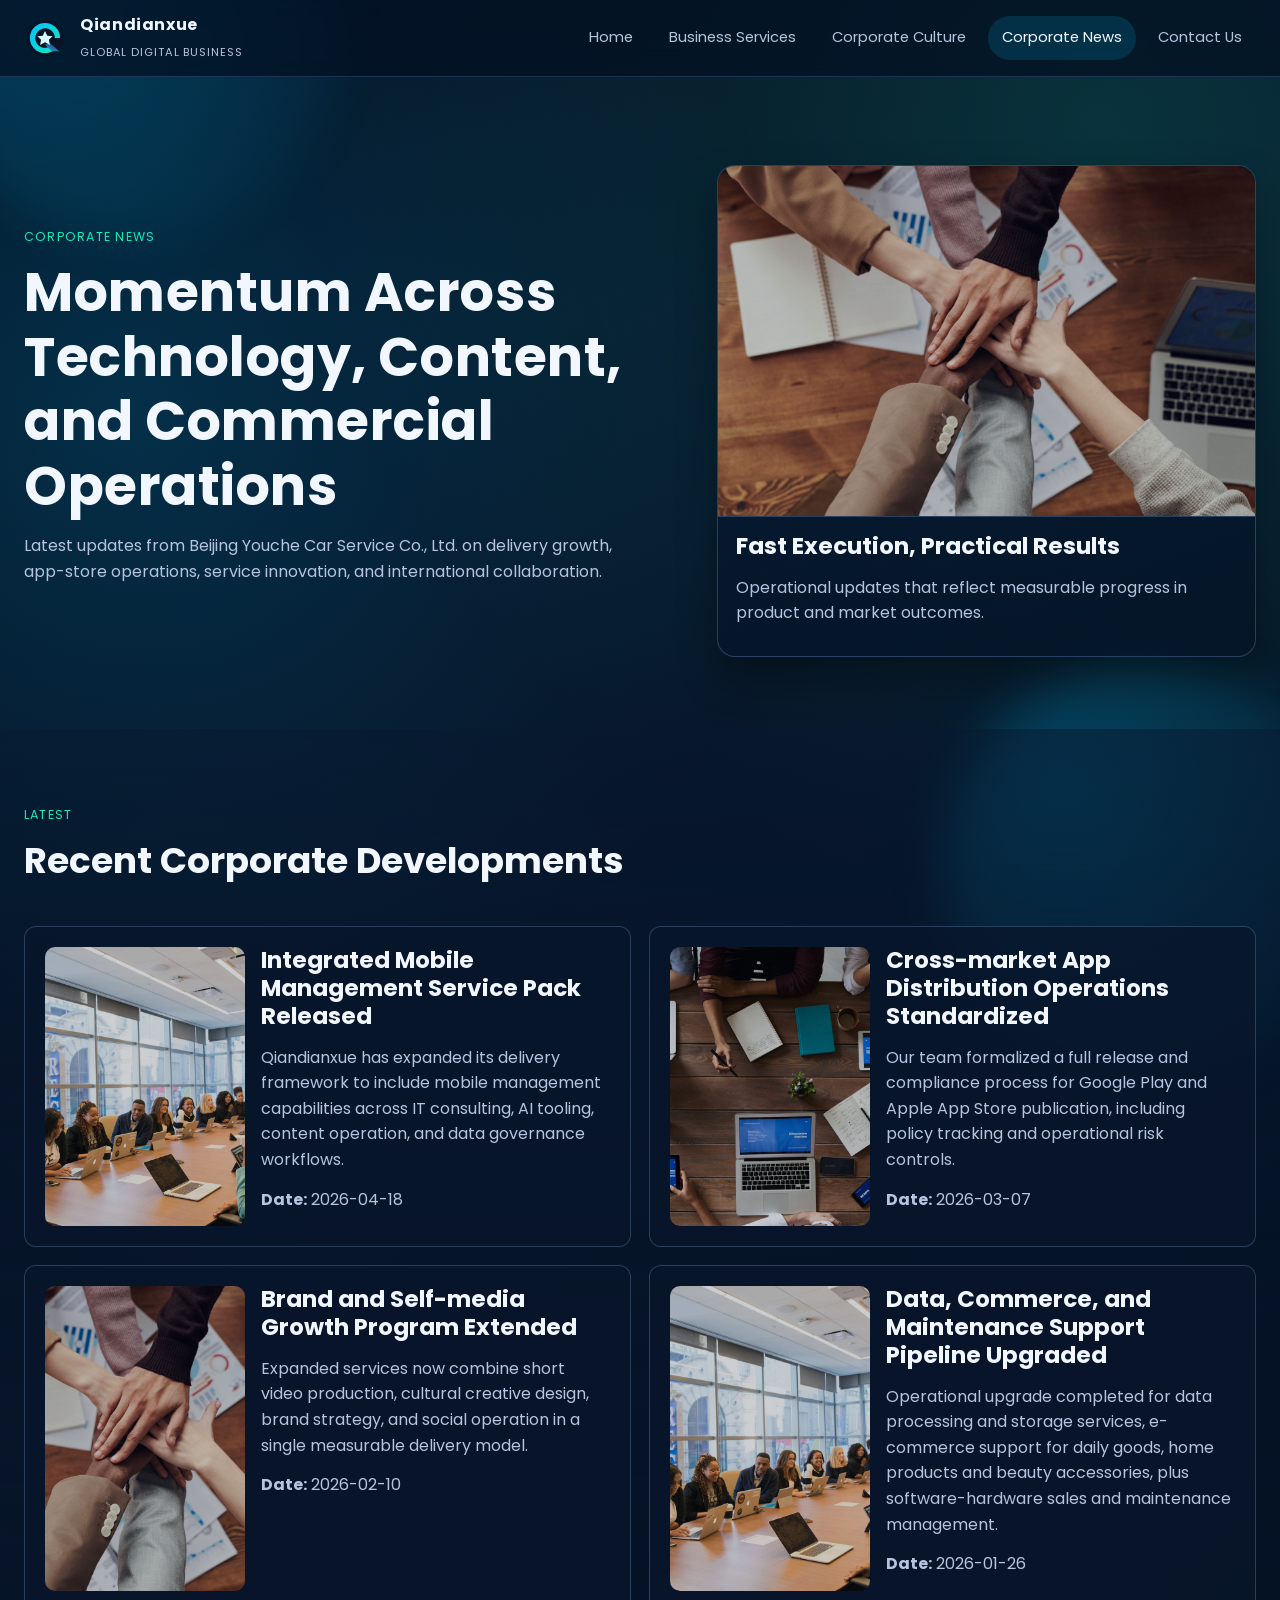
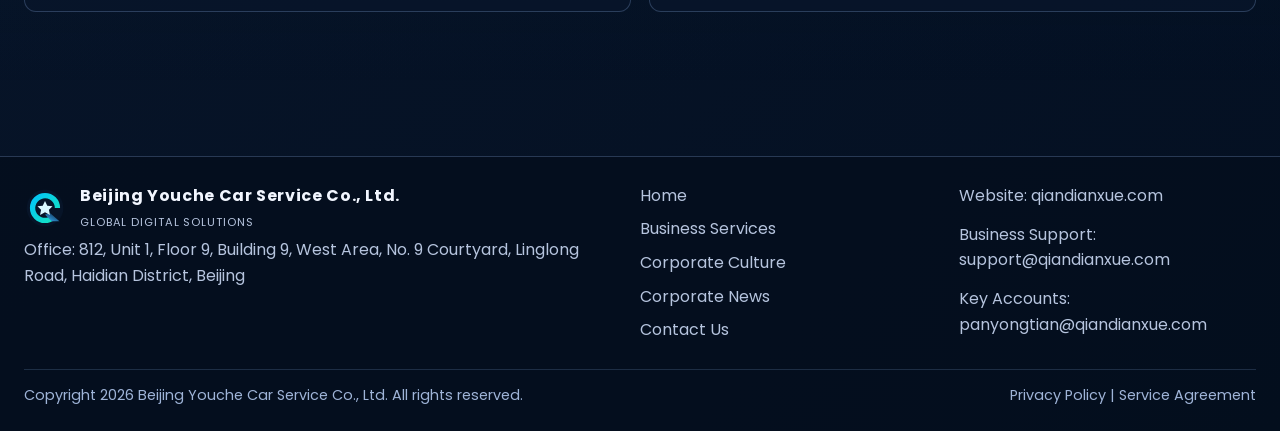
<file: news.html>
<!doctype html>
<html lang="en">
<head>
  <meta charset="utf-8">
  <meta http-equiv="X-UA-Compatible" content="IE=edge">
  <meta name="viewport" content="width=device-width, initial-scale=1">
  <title>Corporate News | Beijing Youche Car Service Co., Ltd.</title>
  <meta name="description" content="Read latest corporate updates from Qiandianxue on product innovation, international operations, app publishing, and service expansion.">
  <meta name="robots" content="index, follow">
  <link rel="canonical" href="https://qiandianxue.com/news.html">
  <link rel="alternate" hreflang="en" href="https://qiandianxue.com/news.html">
  <link rel="icon" href="images/logo.svg" type="image/svg+xml">
  <link rel="preconnect" href="https://fonts.googleapis.com">
  <link rel="preconnect" href="https://fonts.gstatic.com" crossorigin>
  <link href="https://fonts.googleapis.com/css2?family=Poppins:wght@400;500;600;700;800&display=swap" rel="stylesheet">
  <link rel="stylesheet" href="css/styles.css">
</head>
<body>
  <div class="page-bg-orb orb-a" aria-hidden="true"></div>
  <div class="page-bg-orb orb-b" aria-hidden="true"></div>

  <header class="top-bar">
    <div class="container nav-wrap">
      <a class="brand" href="index.html" aria-label="Qiandianxue Home">
        <img src="images/logo.svg" alt="Qiandianxue logo">
        <span>
          <strong>Qiandianxue</strong>
          <small>Global Digital Business</small>
        </span>
      </a>
      <button class="menu-toggle" data-menu-toggle aria-expanded="false" aria-controls="main-nav">Menu</button>
      <nav class="main-nav" id="main-nav" data-nav>
        <a href="index.html">Home</a>
        <a href="services.html">Business Services</a>
        <a href="culture.html">Corporate Culture</a>
        <a href="news.html" class="active">Corporate News</a>
        <a href="contact.html">Contact Us</a>
      </nav>
    </div>
  </header>

  <main>
    <section class="hero">
      <div class="container hero-grid">
        <div class="reveal">
          <span class="eyebrow">Corporate News</span>
          <h1>Momentum Across Technology, Content, and Commercial Operations</h1>
          <p>Latest updates from Beijing Youche Car Service Co., Ltd. on delivery growth, app-store operations, service innovation, and international collaboration.</p>
        </div>
        <article class="hero-card reveal">
          <img src="images/news-main.png" alt="Qiandianxue corporate updates">
          <div class="meta">
            <h3>Fast Execution, Practical Results</h3>
            <p>Operational updates that reflect measurable progress in product and market outcomes.</p>
          </div>
        </article>
      </div>
    </section>

    <section class="section section-alt">
      <div class="container">
        <div class="section-head reveal">
          <div>
            <span class="eyebrow">Latest</span>
            <h2>Recent Corporate Developments</h2>
          </div>
        </div>

        <div class="grid cards-2 stagger">
          <article class="card news-item">
            <img src="images/services-main.png" alt="New service integration">
            <div>
              <h3>Integrated Mobile Management Service Pack Released</h3>
              <p>Qiandianxue has expanded its delivery framework to include mobile management capabilities across IT consulting, AI tooling, content operation, and data governance workflows.</p>
              <p><strong>Date:</strong> 2026-04-18</p>
            </div>
          </article>

          <article class="card news-item">
            <img src="images/hero-main.png" alt="Global app publishing operations">
            <div>
              <h3>Cross-market App Distribution Operations Standardized</h3>
              <p>Our team formalized a full release and compliance process for Google Play and Apple App Store publication, including policy tracking and operational risk controls.</p>
              <p><strong>Date:</strong> 2026-03-07</p>
            </div>
          </article>

          <article class="card news-item">
            <img src="images/news-main.png" alt="Creative growth and brand promotion">
            <div>
              <h3>Brand and Self-media Growth Program Extended</h3>
              <p>Expanded services now combine short video production, cultural creative design, brand strategy, and social operation in a single measurable delivery model.</p>
              <p><strong>Date:</strong> 2026-02-10</p>
            </div>
          </article>

          <article class="card news-item">
            <img src="images/services-main.png" alt="Data and commerce operations">
            <div>
              <h3>Data, Commerce, and Maintenance Support Pipeline Upgraded</h3>
              <p>Operational upgrade completed for data processing and storage services, e-commerce support for daily goods, home products and beauty accessories, plus software-hardware sales and maintenance management.</p>
              <p><strong>Date:</strong> 2026-01-26</p>
            </div>
          </article>
        </div>
      </div>
    </section>
  </main>

  <footer>
    <div class="container footer-main">
      <div>
        <a class="brand" href="index.html">
          <img src="images/logo.svg" alt="Qiandianxue">
          <span>
            <strong>Beijing Youche Car Service Co., Ltd.</strong>
            <small>Global Digital Solutions</small>
          </span>
        </a>
        <p>Office: 812, Unit 1, Floor 9, Building 9, West Area, No. 9 Courtyard, Linglong Road, Haidian District, Beijing</p>
      </div>
      <nav class="footer-nav" aria-label="Website links">
        <a href="index.html">Home</a>
        <a href="services.html">Business Services</a>
        <a href="culture.html">Corporate Culture</a>
        <a href="news.html">Corporate News</a>
        <a href="contact.html">Contact Us</a>
      </nav>
      <div class="footer-nav">
        <a href="https://qiandianxue.com" target="_blank" rel="noopener">Website: qiandianxue.com</a>
        <a href="mailto:support@qiandianxue.com">Business Support: support@qiandianxue.com</a>
        <a href="mailto:panyongtian@qiandianxue.com">Key Accounts: panyongtian@qiandianxue.com</a>
      </div>
    </div>
    <div class="container footer-legal">
      <span>Copyright <span data-year></span> Beijing Youche Car Service Co., Ltd. All rights reserved.</span>
      <span>
        <a href="privacy-policy.html">Privacy Policy</a> | <a href="terms-of-service.html">Service Agreement</a>
      </span>
    </div>
  </footer>

  <script src="js/main.js" defer></script>
</body>
</html>
</file>
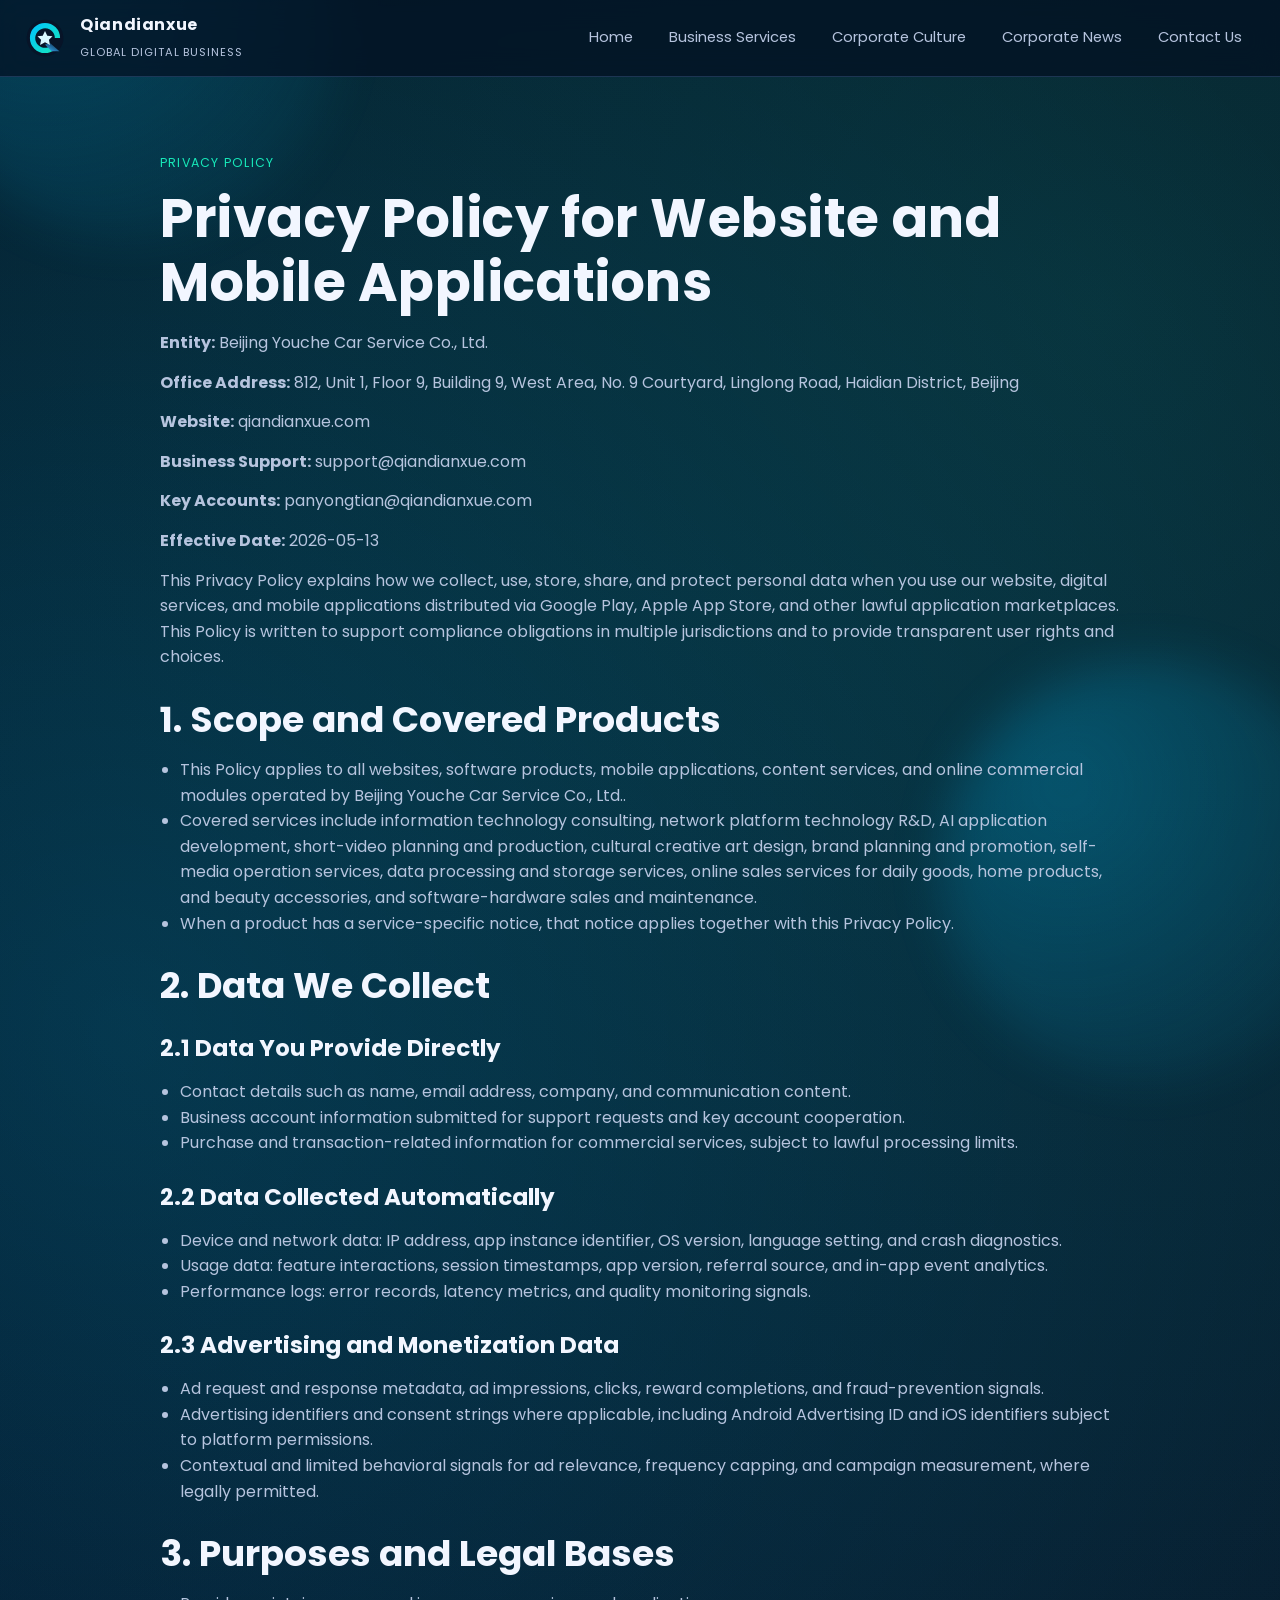
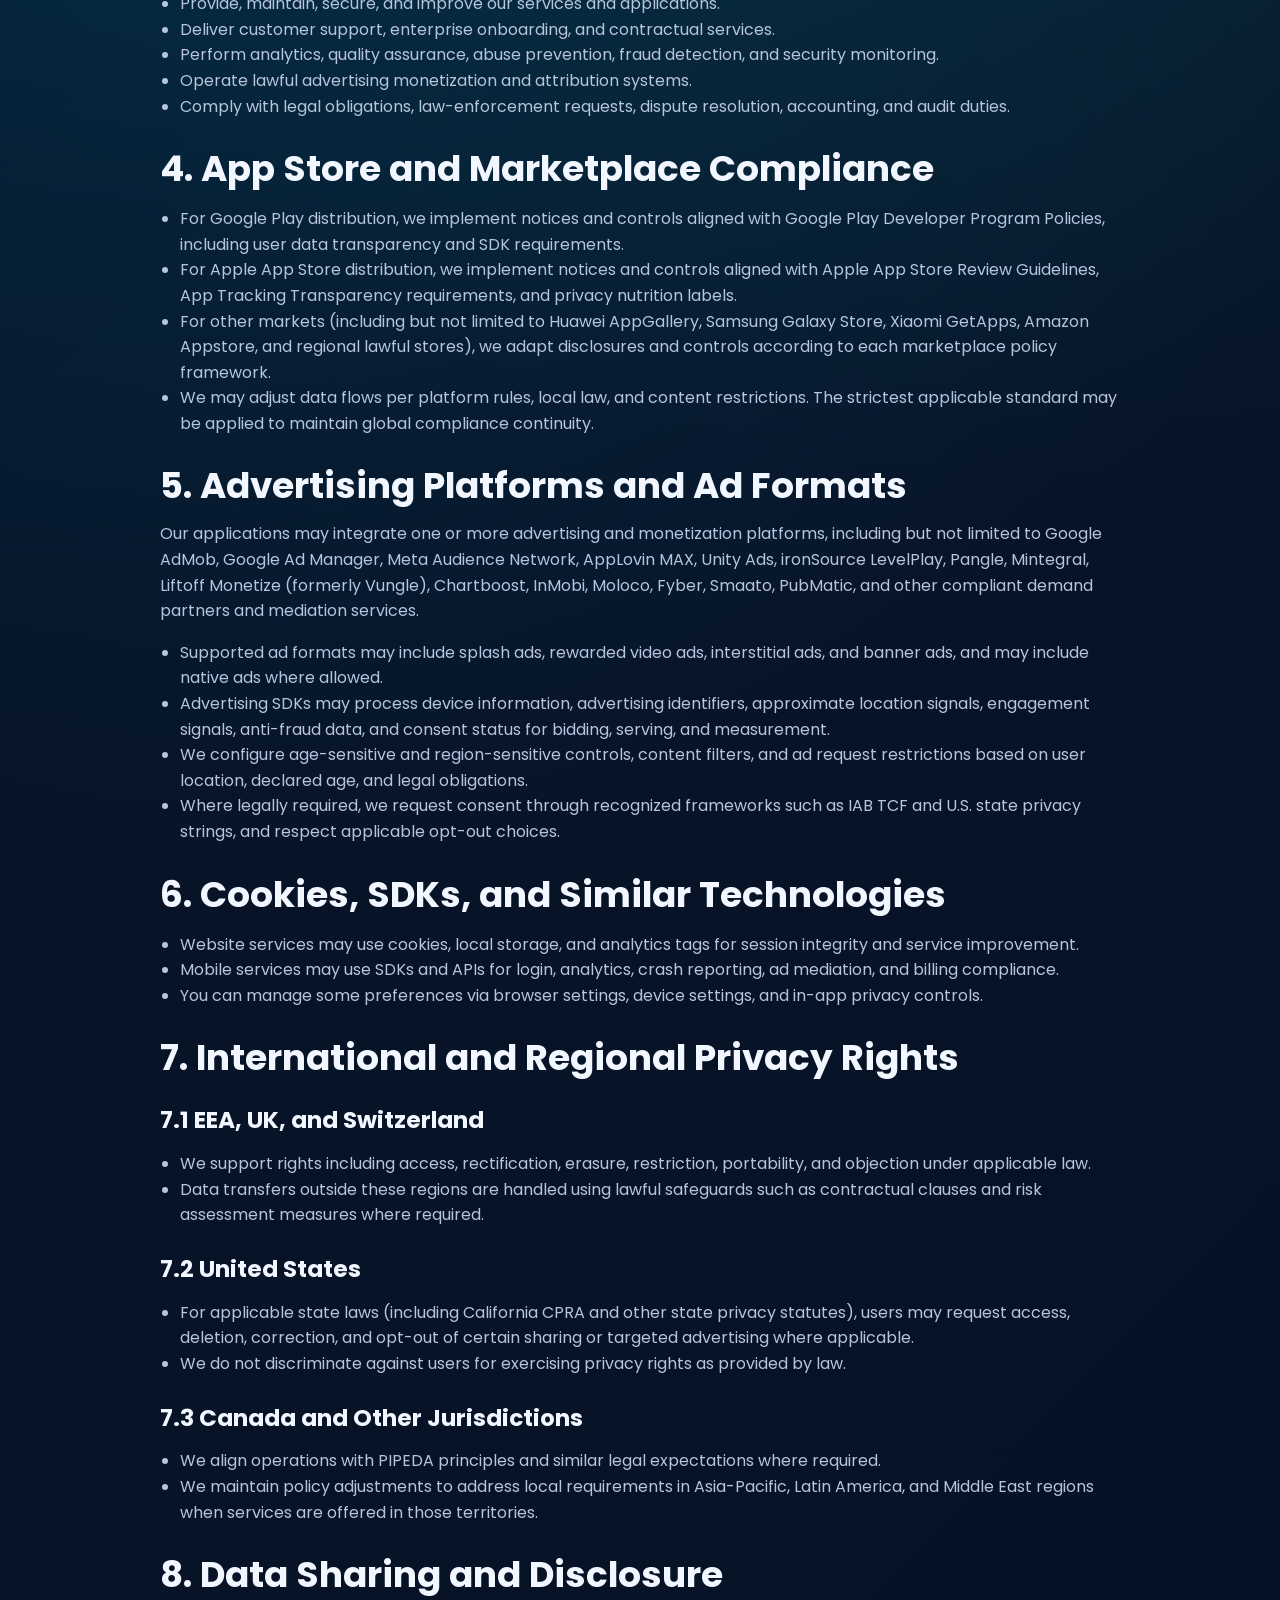
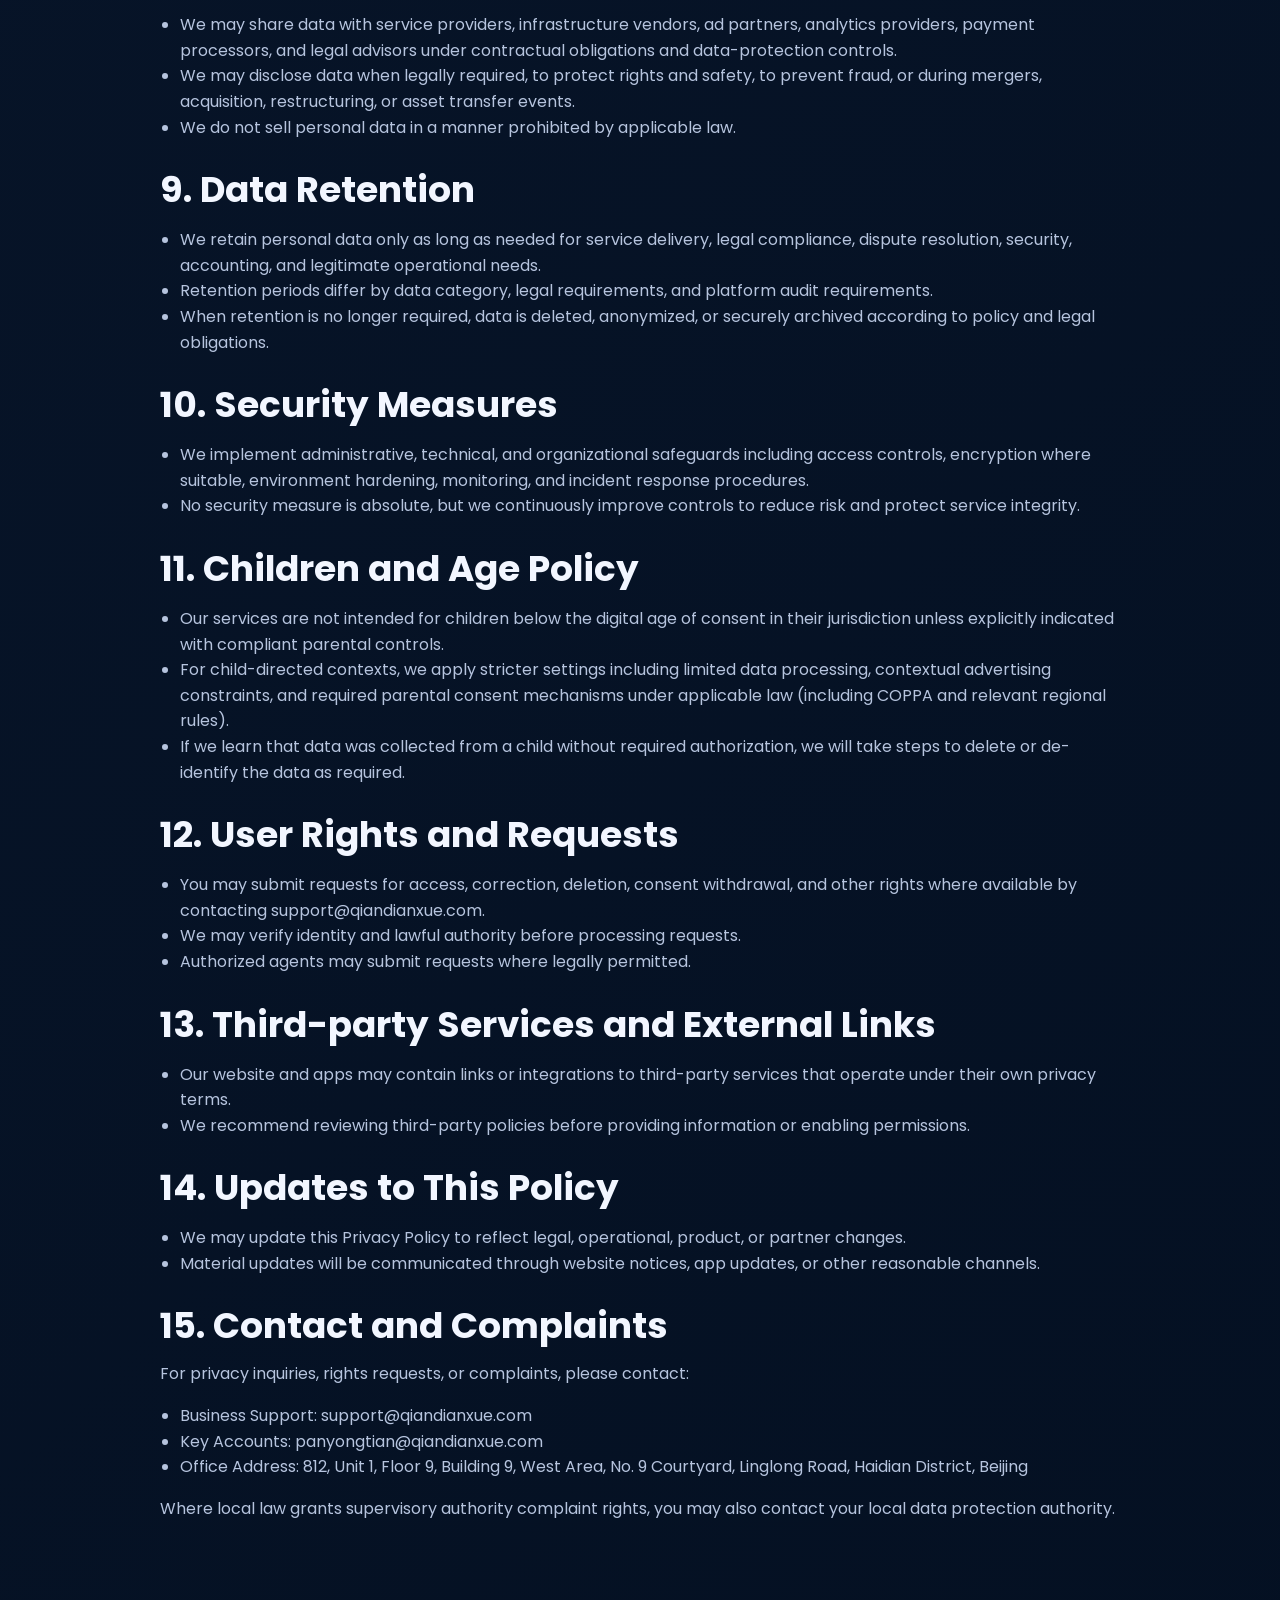
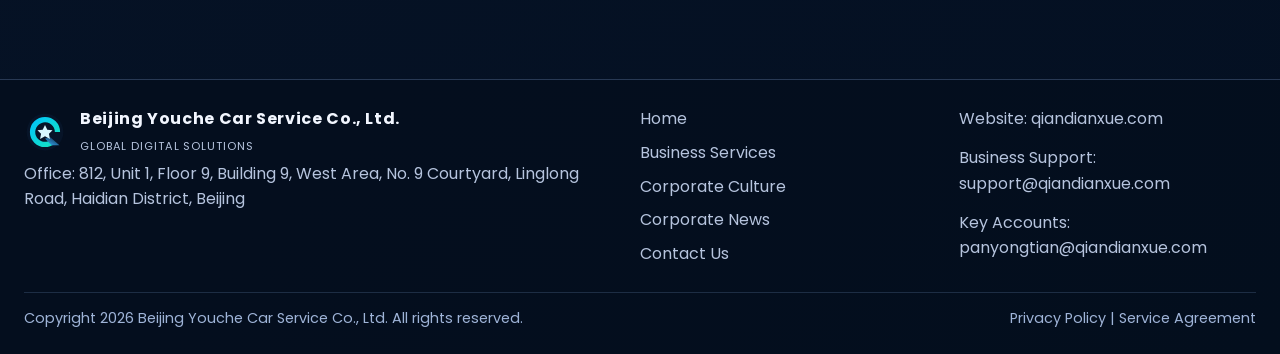
<file: privacy-policy.html>
<!doctype html>
<html lang="en">
<head>
  <meta charset="utf-8">
  <meta http-equiv="X-UA-Compatible" content="IE=edge">
  <meta name="viewport" content="width=device-width, initial-scale=1">
  <title>Privacy Policy | Beijing Youche Car Service Co., Ltd.</title>
  <meta name="description" content="Full privacy policy for Qiandianxue websites and mobile applications distributed through Google Play, Apple App Store, and other app marketplaces.">
  <meta name="robots" content="index, follow">
  <link rel="canonical" href="https://qiandianxue.com/privacy-policy.html">
  <link rel="alternate" hreflang="en" href="https://qiandianxue.com/privacy-policy.html">
  <link rel="icon" href="images/logo.svg" type="image/svg+xml">
  <link rel="preconnect" href="https://fonts.googleapis.com">
  <link rel="preconnect" href="https://fonts.gstatic.com" crossorigin>
  <link href="https://fonts.googleapis.com/css2?family=Poppins:wght@400;500;600;700;800&display=swap" rel="stylesheet">
  <link rel="stylesheet" href="css/styles.css">
</head>
<body>
  <div class="page-bg-orb orb-a" aria-hidden="true"></div>
  <div class="page-bg-orb orb-b" aria-hidden="true"></div>

  <header class="top-bar">
    <div class="container nav-wrap">
      <a class="brand" href="index.html" aria-label="Qiandianxue Home">
        <img src="images/logo.svg" alt="Qiandianxue logo">
        <span>
          <strong>Qiandianxue</strong>
          <small>Global Digital Business</small>
        </span>
      </a>
      <button class="menu-toggle" data-menu-toggle aria-expanded="false" aria-controls="main-nav">Menu</button>
      <nav class="main-nav" id="main-nav" data-nav>
        <a href="index.html">Home</a>
        <a href="services.html">Business Services</a>
        <a href="culture.html">Corporate Culture</a>
        <a href="news.html">Corporate News</a>
        <a href="contact.html">Contact Us</a>
      </nav>
    </div>
  </header>

  <main class="section">
    <div class="container legal-wrap reveal">
      <span class="eyebrow">Privacy Policy</span>
      <h1>Privacy Policy for Website and Mobile Applications</h1>
      <p><strong>Entity:</strong> Beijing Youche Car Service Co., Ltd.</p>
      <p><strong>Office Address:</strong> 812, Unit 1, Floor 9, Building 9, West Area, No. 9 Courtyard, Linglong Road, Haidian District, Beijing</p>
      <p><strong>Website:</strong> <a href="https://qiandianxue.com" target="_blank" rel="noopener">qiandianxue.com</a></p>
      <p><strong>Business Support:</strong> <a href="mailto:support@qiandianxue.com">support@qiandianxue.com</a></p>
      <p><strong>Key Accounts:</strong> <a href="mailto:panyongtian@qiandianxue.com">panyongtian@qiandianxue.com</a></p>
      <p><strong>Effective Date:</strong> 2026-05-13</p>
      <p>This Privacy Policy explains how we collect, use, store, share, and protect personal data when you use our website, digital services, and mobile applications distributed via Google Play, Apple App Store, and other lawful application marketplaces. This Policy is written to support compliance obligations in multiple jurisdictions and to provide transparent user rights and choices.</p>

      <h2>1. Scope and Covered Products</h2>
      <ul>
        <li>This Policy applies to all websites, software products, mobile applications, content services, and online commercial modules operated by Beijing Youche Car Service Co., Ltd..</li>
        <li>Covered services include information technology consulting, network platform technology R&D, AI application development, short-video planning and production, cultural creative art design, brand planning and promotion, self-media operation services, data processing and storage services, online sales services for daily goods, home products, and beauty accessories, and software-hardware sales and maintenance.</li>
        <li>When a product has a service-specific notice, that notice applies together with this Privacy Policy.</li>
      </ul>

      <h2>2. Data We Collect</h2>
      <h3>2.1 Data You Provide Directly</h3>
      <ul>
        <li>Contact details such as name, email address, company, and communication content.</li>
        <li>Business account information submitted for support requests and key account cooperation.</li>
        <li>Purchase and transaction-related information for commercial services, subject to lawful processing limits.</li>
      </ul>

      <h3>2.2 Data Collected Automatically</h3>
      <ul>
        <li>Device and network data: IP address, app instance identifier, OS version, language setting, and crash diagnostics.</li>
        <li>Usage data: feature interactions, session timestamps, app version, referral source, and in-app event analytics.</li>
        <li>Performance logs: error records, latency metrics, and quality monitoring signals.</li>
      </ul>

      <h3>2.3 Advertising and Monetization Data</h3>
      <ul>
        <li>Ad request and response metadata, ad impressions, clicks, reward completions, and fraud-prevention signals.</li>
        <li>Advertising identifiers and consent strings where applicable, including Android Advertising ID and iOS identifiers subject to platform permissions.</li>
        <li>Contextual and limited behavioral signals for ad relevance, frequency capping, and campaign measurement, where legally permitted.</li>
      </ul>

      <h2>3. Purposes and Legal Bases</h2>
      <ul>
        <li>Provide, maintain, secure, and improve our services and applications.</li>
        <li>Deliver customer support, enterprise onboarding, and contractual services.</li>
        <li>Perform analytics, quality assurance, abuse prevention, fraud detection, and security monitoring.</li>
        <li>Operate lawful advertising monetization and attribution systems.</li>
        <li>Comply with legal obligations, law-enforcement requests, dispute resolution, accounting, and audit duties.</li>
      </ul>

      <h2>4. App Store and Marketplace Compliance</h2>
      <ul>
        <li>For Google Play distribution, we implement notices and controls aligned with Google Play Developer Program Policies, including user data transparency and SDK requirements.</li>
        <li>For Apple App Store distribution, we implement notices and controls aligned with Apple App Store Review Guidelines, App Tracking Transparency requirements, and privacy nutrition labels.</li>
        <li>For other markets (including but not limited to Huawei AppGallery, Samsung Galaxy Store, Xiaomi GetApps, Amazon Appstore, and regional lawful stores), we adapt disclosures and controls according to each marketplace policy framework.</li>
        <li>We may adjust data flows per platform rules, local law, and content restrictions. The strictest applicable standard may be applied to maintain global compliance continuity.</li>
      </ul>

      <h2>5. Advertising Platforms and Ad Formats</h2>
      <p>Our applications may integrate one or more advertising and monetization platforms, including but not limited to Google AdMob, Google Ad Manager, Meta Audience Network, AppLovin MAX, Unity Ads, ironSource LevelPlay, Pangle, Mintegral, Liftoff Monetize (formerly Vungle), Chartboost, InMobi, Moloco, Fyber, Smaato, PubMatic, and other compliant demand partners and mediation services.</p>
      <ul>
        <li>Supported ad formats may include splash ads, rewarded video ads, interstitial ads, and banner ads, and may include native ads where allowed.</li>
        <li>Advertising SDKs may process device information, advertising identifiers, approximate location signals, engagement signals, anti-fraud data, and consent status for bidding, serving, and measurement.</li>
        <li>We configure age-sensitive and region-sensitive controls, content filters, and ad request restrictions based on user location, declared age, and legal obligations.</li>
        <li>Where legally required, we request consent through recognized frameworks such as IAB TCF and U.S. state privacy strings, and respect applicable opt-out choices.</li>
      </ul>

      <h2>6. Cookies, SDKs, and Similar Technologies</h2>
      <ul>
        <li>Website services may use cookies, local storage, and analytics tags for session integrity and service improvement.</li>
        <li>Mobile services may use SDKs and APIs for login, analytics, crash reporting, ad mediation, and billing compliance.</li>
        <li>You can manage some preferences via browser settings, device settings, and in-app privacy controls.</li>
      </ul>

      <h2>7. International and Regional Privacy Rights</h2>
      <h3>7.1 EEA, UK, and Switzerland</h3>
      <ul>
        <li>We support rights including access, rectification, erasure, restriction, portability, and objection under applicable law.</li>
        <li>Data transfers outside these regions are handled using lawful safeguards such as contractual clauses and risk assessment measures where required.</li>
      </ul>

      <h3>7.2 United States</h3>
      <ul>
        <li>For applicable state laws (including California CPRA and other state privacy statutes), users may request access, deletion, correction, and opt-out of certain sharing or targeted advertising where applicable.</li>
        <li>We do not discriminate against users for exercising privacy rights as provided by law.</li>
      </ul>

      <h3>7.3 Canada and Other Jurisdictions</h3>
      <ul>
        <li>We align operations with PIPEDA principles and similar legal expectations where required.</li>
        <li>We maintain policy adjustments to address local requirements in Asia-Pacific, Latin America, and Middle East regions when services are offered in those territories.</li>
      </ul>

      <h2>8. Data Sharing and Disclosure</h2>
      <ul>
        <li>We may share data with service providers, infrastructure vendors, ad partners, analytics providers, payment processors, and legal advisors under contractual obligations and data-protection controls.</li>
        <li>We may disclose data when legally required, to protect rights and safety, to prevent fraud, or during mergers, acquisition, restructuring, or asset transfer events.</li>
        <li>We do not sell personal data in a manner prohibited by applicable law.</li>
      </ul>

      <h2>9. Data Retention</h2>
      <ul>
        <li>We retain personal data only as long as needed for service delivery, legal compliance, dispute resolution, security, accounting, and legitimate operational needs.</li>
        <li>Retention periods differ by data category, legal requirements, and platform audit requirements.</li>
        <li>When retention is no longer required, data is deleted, anonymized, or securely archived according to policy and legal obligations.</li>
      </ul>

      <h2>10. Security Measures</h2>
      <ul>
        <li>We implement administrative, technical, and organizational safeguards including access controls, encryption where suitable, environment hardening, monitoring, and incident response procedures.</li>
        <li>No security measure is absolute, but we continuously improve controls to reduce risk and protect service integrity.</li>
      </ul>

      <h2>11. Children and Age Policy</h2>
      <ul>
        <li>Our services are not intended for children below the digital age of consent in their jurisdiction unless explicitly indicated with compliant parental controls.</li>
        <li>For child-directed contexts, we apply stricter settings including limited data processing, contextual advertising constraints, and required parental consent mechanisms under applicable law (including COPPA and relevant regional rules).</li>
        <li>If we learn that data was collected from a child without required authorization, we will take steps to delete or de-identify the data as required.</li>
      </ul>

      <h2>12. User Rights and Requests</h2>
      <ul>
        <li>You may submit requests for access, correction, deletion, consent withdrawal, and other rights where available by contacting support@qiandianxue.com.</li>
        <li>We may verify identity and lawful authority before processing requests.</li>
        <li>Authorized agents may submit requests where legally permitted.</li>
      </ul>

      <h2>13. Third-party Services and External Links</h2>
      <ul>
        <li>Our website and apps may contain links or integrations to third-party services that operate under their own privacy terms.</li>
        <li>We recommend reviewing third-party policies before providing information or enabling permissions.</li>
      </ul>

      <h2>14. Updates to This Policy</h2>
      <ul>
        <li>We may update this Privacy Policy to reflect legal, operational, product, or partner changes.</li>
        <li>Material updates will be communicated through website notices, app updates, or other reasonable channels.</li>
      </ul>

      <h2>15. Contact and Complaints</h2>
      <p>For privacy inquiries, rights requests, or complaints, please contact:</p>
      <ul>
        <li>Business Support: <a href="mailto:support@qiandianxue.com">support@qiandianxue.com</a></li>
        <li>Key Accounts: <a href="mailto:panyongtian@qiandianxue.com">panyongtian@qiandianxue.com</a></li>
        <li>Office Address: 812, Unit 1, Floor 9, Building 9, West Area, No. 9 Courtyard, Linglong Road, Haidian District, Beijing</li>
      </ul>
      <p>Where local law grants supervisory authority complaint rights, you may also contact your local data protection authority.</p>
    </div>
  </main>

  <footer>
    <div class="container footer-main">
      <div>
        <a class="brand" href="index.html">
          <img src="images/logo.svg" alt="Qiandianxue">
          <span>
            <strong>Beijing Youche Car Service Co., Ltd.</strong>
            <small>Global Digital Solutions</small>
          </span>
        </a>
        <p>Office: 812, Unit 1, Floor 9, Building 9, West Area, No. 9 Courtyard, Linglong Road, Haidian District, Beijing</p>
      </div>
      <nav class="footer-nav" aria-label="Website links">
        <a href="index.html">Home</a>
        <a href="services.html">Business Services</a>
        <a href="culture.html">Corporate Culture</a>
        <a href="news.html">Corporate News</a>
        <a href="contact.html">Contact Us</a>
      </nav>
      <div class="footer-nav">
        <a href="https://qiandianxue.com" target="_blank" rel="noopener">Website: qiandianxue.com</a>
        <a href="mailto:support@qiandianxue.com">Business Support: support@qiandianxue.com</a>
        <a href="mailto:panyongtian@qiandianxue.com">Key Accounts: panyongtian@qiandianxue.com</a>
      </div>
    </div>
    <div class="container footer-legal">
      <span>Copyright <span data-year></span> Beijing Youche Car Service Co., Ltd. All rights reserved.</span>
      <span>
        <a href="privacy-policy.html">Privacy Policy</a> | <a href="terms-of-service.html">Service Agreement</a>
      </span>
    </div>
  </footer>

  <script src="js/main.js" defer></script>
</body>
</html>
</file>
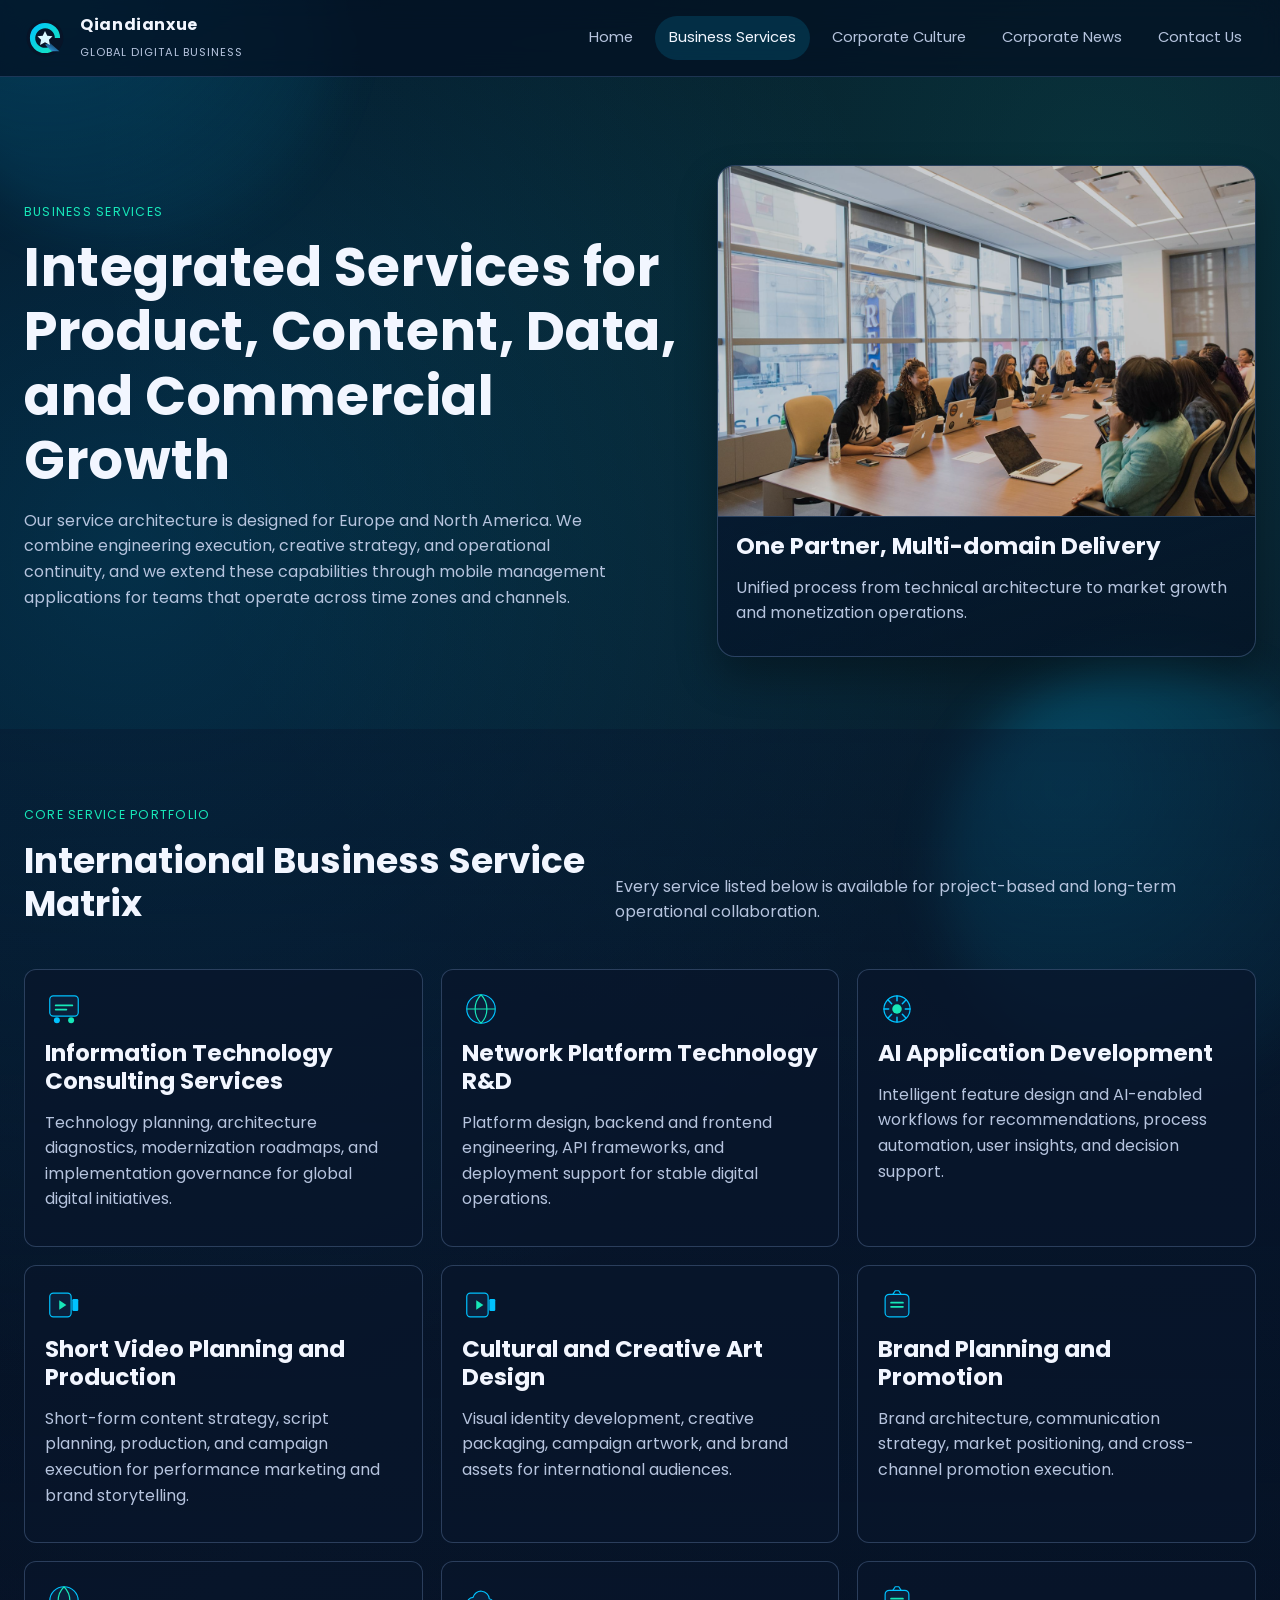
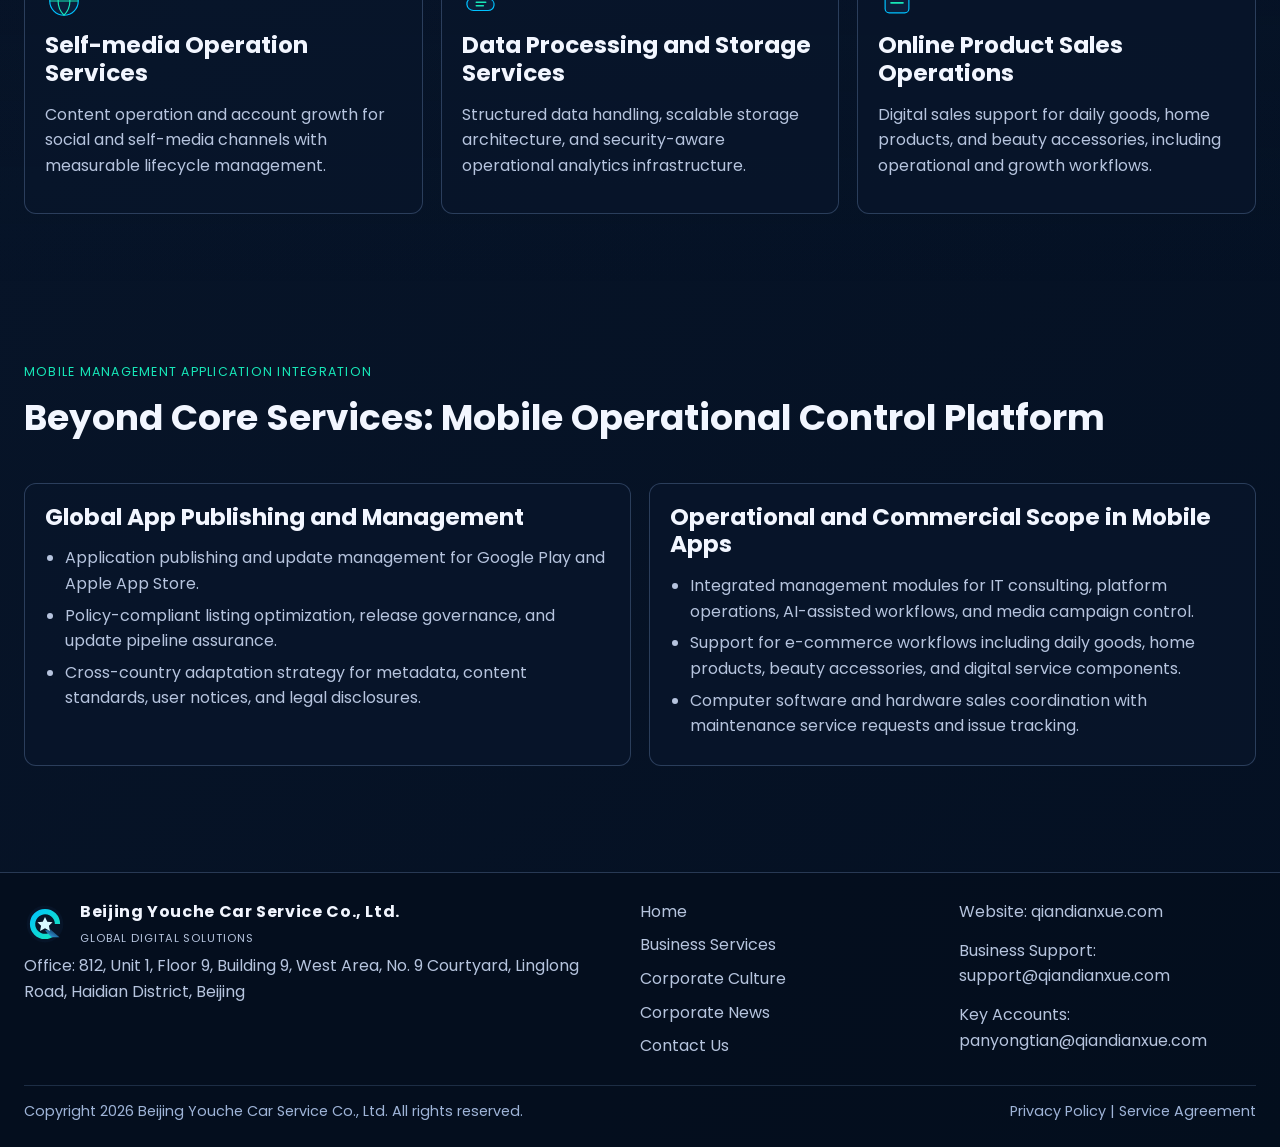
<file: services.html>
<!doctype html>
<html lang="en">
<head>
  <meta charset="utf-8">
  <meta http-equiv="X-UA-Compatible" content="IE=edge">
  <meta name="viewport" content="width=device-width, initial-scale=1">
  <title>Business Services | Beijing Youche Car Service Co., Ltd.</title>
  <meta name="description" content="Explore Qiandianxue business services for global markets: IT consulting, platform R&D, AI applications, short video production, brand strategy, social media operations, data processing, e-commerce support, and software-hardware maintenance.">
  <meta name="robots" content="index, follow">
  <link rel="canonical" href="https://qiandianxue.com/services.html">
  <link rel="alternate" hreflang="en" href="https://qiandianxue.com/services.html">
  <link rel="icon" href="images/logo.svg" type="image/svg+xml">
  <link rel="preconnect" href="https://fonts.googleapis.com">
  <link rel="preconnect" href="https://fonts.gstatic.com" crossorigin>
  <link href="https://fonts.googleapis.com/css2?family=Poppins:wght@400;500;600;700;800&display=swap" rel="stylesheet">
  <link rel="stylesheet" href="css/styles.css">
</head>
<body>
  <div class="page-bg-orb orb-a" aria-hidden="true"></div>
  <div class="page-bg-orb orb-b" aria-hidden="true"></div>

  <header class="top-bar">
    <div class="container nav-wrap">
      <a class="brand" href="index.html" aria-label="Qiandianxue Home">
        <img src="images/logo.svg" alt="Qiandianxue logo">
        <span>
          <strong>Qiandianxue</strong>
          <small>Global Digital Business</small>
        </span>
      </a>
      <button class="menu-toggle" data-menu-toggle aria-expanded="false" aria-controls="main-nav">Menu</button>
      <nav class="main-nav" id="main-nav" data-nav>
        <a href="index.html">Home</a>
        <a href="services.html" class="active">Business Services</a>
        <a href="culture.html">Corporate Culture</a>
        <a href="news.html">Corporate News</a>
        <a href="contact.html">Contact Us</a>
      </nav>
    </div>
  </header>

  <main>
    <section class="hero">
      <div class="container hero-grid">
        <div class="reveal">
          <span class="eyebrow">Business Services</span>
          <h1>Integrated Services for Product, Content, Data, and Commercial Growth</h1>
          <p>Our service architecture is designed for Europe and North America. We combine engineering execution, creative strategy, and operational continuity, and we extend these capabilities through mobile management applications for teams that operate across time zones and channels.</p>
        </div>
        <article class="hero-card reveal">
          <img src="images/services-main.png" alt="Qiandianxue business service capabilities">
          <div class="meta">
            <h3>One Partner, Multi-domain Delivery</h3>
            <p>Unified process from technical architecture to market growth and monetization operations.</p>
          </div>
        </article>
      </div>
    </section>

    <section class="section section-alt">
      <div class="container">
        <div class="section-head reveal">
          <div>
            <span class="eyebrow">Core Service Portfolio</span>
            <h2>International Business Service Matrix</h2>
          </div>
          <p>Every service listed below is available for project-based and long-term operational collaboration.</p>
        </div>

        <div class="grid cards-3 stagger">
          <article class="card">
            <img class="icon" src="images/icon-consulting.svg" alt="Information technology consulting">
            <h3>Information Technology Consulting Services</h3>
            <p>Technology planning, architecture diagnostics, modernization roadmaps, and implementation governance for global digital initiatives.</p>
          </article>
          <article class="card">
            <img class="icon" src="images/icon-web.svg" alt="Network platform technology development">
            <h3>Network Platform Technology R&D</h3>
            <p>Platform design, backend and frontend engineering, API frameworks, and deployment support for stable digital operations.</p>
          </article>
          <article class="card">
            <img class="icon" src="images/icon-ai.svg" alt="Artificial intelligence application development">
            <h3>AI Application Development</h3>
            <p>Intelligent feature design and AI-enabled workflows for recommendations, process automation, user insights, and decision support.</p>
          </article>
          <article class="card">
            <img class="icon" src="images/icon-video.svg" alt="Short video content planning and production">
            <h3>Short Video Planning and Production</h3>
            <p>Short-form content strategy, script planning, production, and campaign execution for performance marketing and brand storytelling.</p>
          </article>
          <article class="card">
            <img class="icon" src="images/icon-video.svg" alt="Creative art and branding services">
            <h3>Cultural and Creative Art Design</h3>
            <p>Visual identity development, creative packaging, campaign artwork, and brand assets for international audiences.</p>
          </article>
          <article class="card">
            <img class="icon" src="images/icon-store.svg" alt="Brand planning and promotion">
            <h3>Brand Planning and Promotion</h3>
            <p>Brand architecture, communication strategy, market positioning, and cross-channel promotion execution.</p>
          </article>
          <article class="card">
            <img class="icon" src="images/icon-web.svg" alt="Self-media operations service">
            <h3>Self-media Operation Services</h3>
            <p>Content operation and account growth for social and self-media channels with measurable lifecycle management.</p>
          </article>
          <article class="card">
            <img class="icon" src="images/icon-cloud.svg" alt="Data processing and storage">
            <h3>Data Processing and Storage Services</h3>
            <p>Structured data handling, scalable storage architecture, and security-aware operational analytics infrastructure.</p>
          </article>
          <article class="card">
            <img class="icon" src="images/icon-store.svg" alt="E-commerce goods operations">
            <h3>Online Product Sales Operations</h3>
            <p>Digital sales support for daily goods, home products, and beauty accessories, including operational and growth workflows.</p>
          </article>
        </div>
      </div>
    </section>

    <section class="section section-compact-bottom">
      <div class="container">
        <div class="section-head reveal">
          <div>
            <span class="eyebrow">Mobile Management Application Integration</span>
            <h2>Beyond Core Services: Mobile Operational Control Platform</h2>
          </div>
        </div>
        <div class="grid cards-2 stagger">
          <article class="card">
            <h3>Global App Publishing and Management</h3>
            <ul class="feature-list">
              <li>Application publishing and update management for Google Play and Apple App Store.</li>
              <li>Policy-compliant listing optimization, release governance, and update pipeline assurance.</li>
              <li>Cross-country adaptation strategy for metadata, content standards, user notices, and legal disclosures.</li>
            </ul>
          </article>
          <article class="card">
            <h3>Operational and Commercial Scope in Mobile Apps</h3>
            <ul class="feature-list">
              <li>Integrated management modules for IT consulting, platform operations, AI-assisted workflows, and media campaign control.</li>
              <li>Support for e-commerce workflows including daily goods, home products, beauty accessories, and digital service components.</li>
              <li>Computer software and hardware sales coordination with maintenance service requests and issue tracking.</li>
            </ul>
          </article>
        </div>
      </div>
    </section>
  </main>

  <footer>
    <div class="container footer-main">
      <div>
        <a class="brand" href="index.html">
          <img src="images/logo.svg" alt="Qiandianxue">
          <span>
            <strong>Beijing Youche Car Service Co., Ltd.</strong>
            <small>Global Digital Solutions</small>
          </span>
        </a>
        <p>Office: 812, Unit 1, Floor 9, Building 9, West Area, No. 9 Courtyard, Linglong Road, Haidian District, Beijing</p>
      </div>
      <nav class="footer-nav" aria-label="Website links">
        <a href="index.html">Home</a>
        <a href="services.html">Business Services</a>
        <a href="culture.html">Corporate Culture</a>
        <a href="news.html">Corporate News</a>
        <a href="contact.html">Contact Us</a>
      </nav>
      <div class="footer-nav">
        <a href="https://qiandianxue.com" target="_blank" rel="noopener">Website: qiandianxue.com</a>
        <a href="mailto:support@qiandianxue.com">Business Support: support@qiandianxue.com</a>
        <a href="mailto:panyongtian@qiandianxue.com">Key Accounts: panyongtian@qiandianxue.com</a>
      </div>
    </div>
    <div class="container footer-legal">
      <span>Copyright <span data-year></span> Beijing Youche Car Service Co., Ltd. All rights reserved.</span>
      <span>
        <a href="privacy-policy.html">Privacy Policy</a> | <a href="terms-of-service.html">Service Agreement</a>
      </span>
    </div>
  </footer>

  <script src="js/main.js" defer></script>
</body>
</html>
</file>
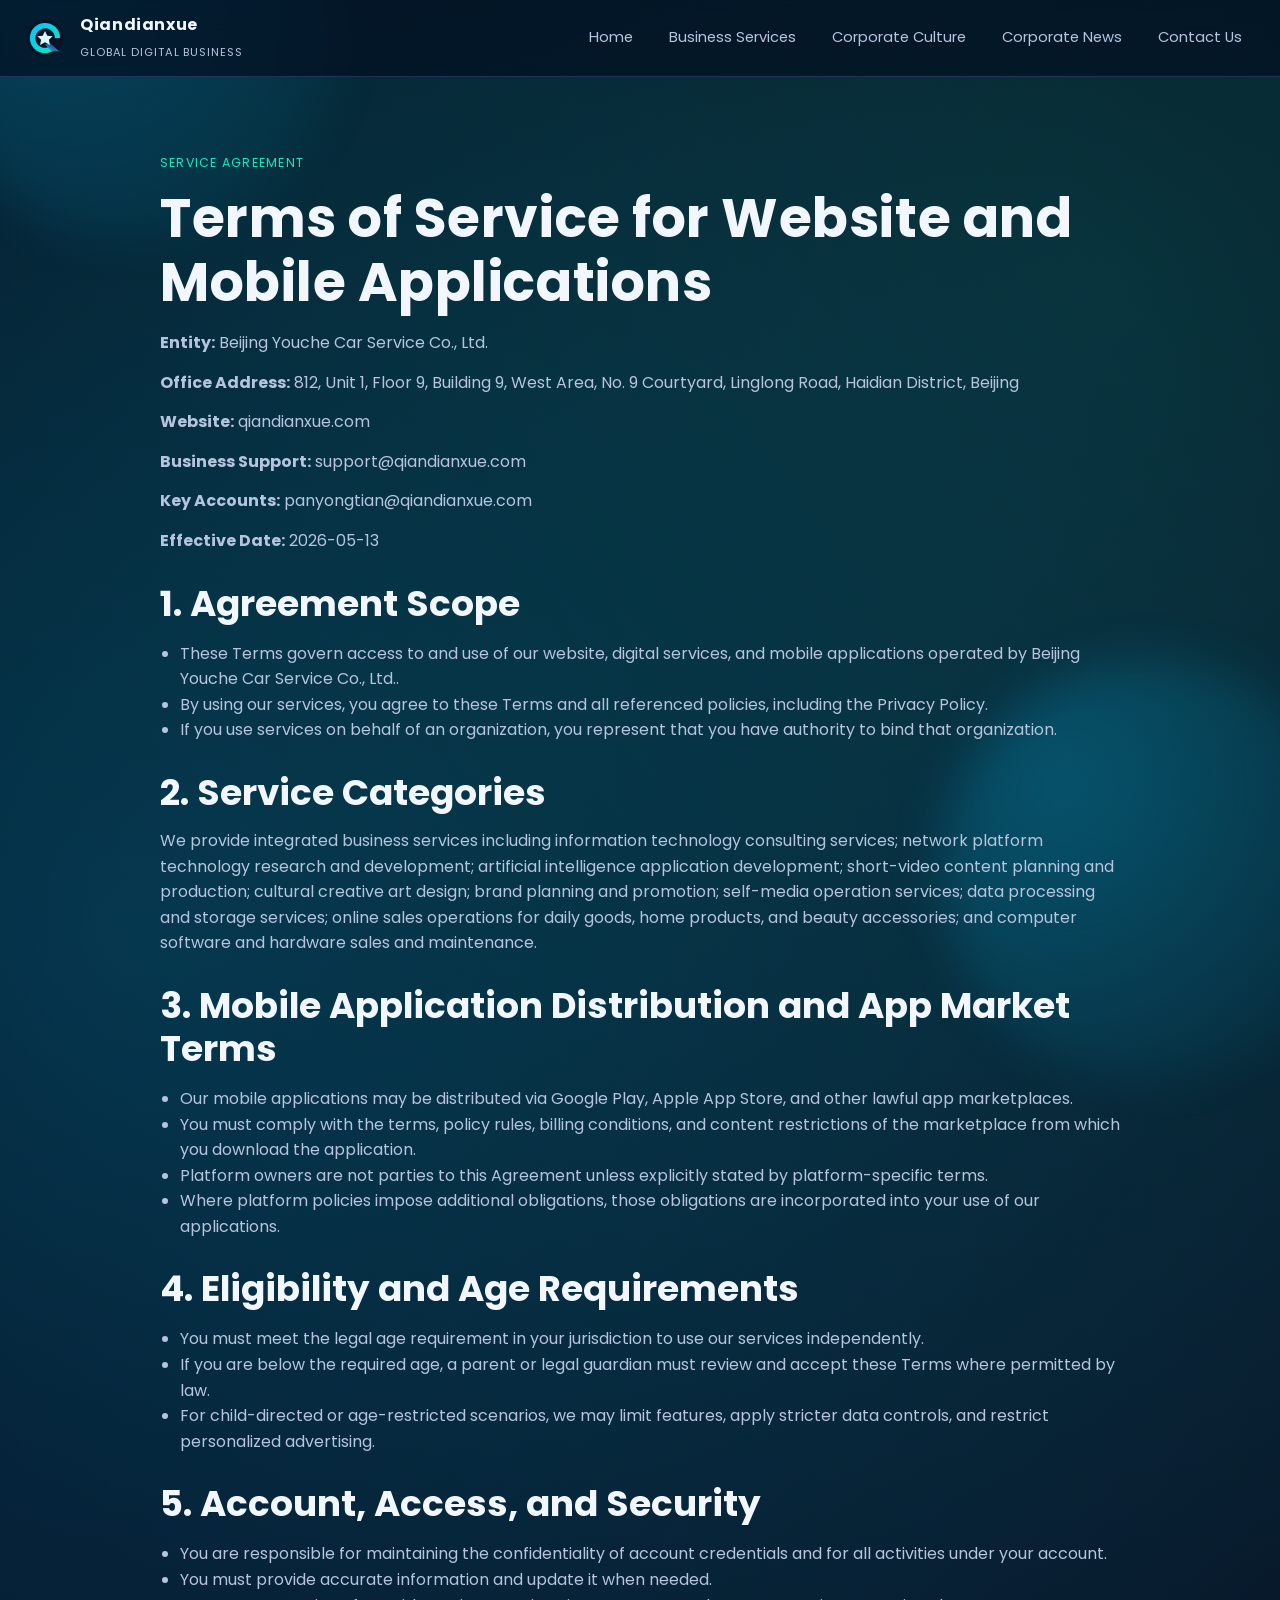
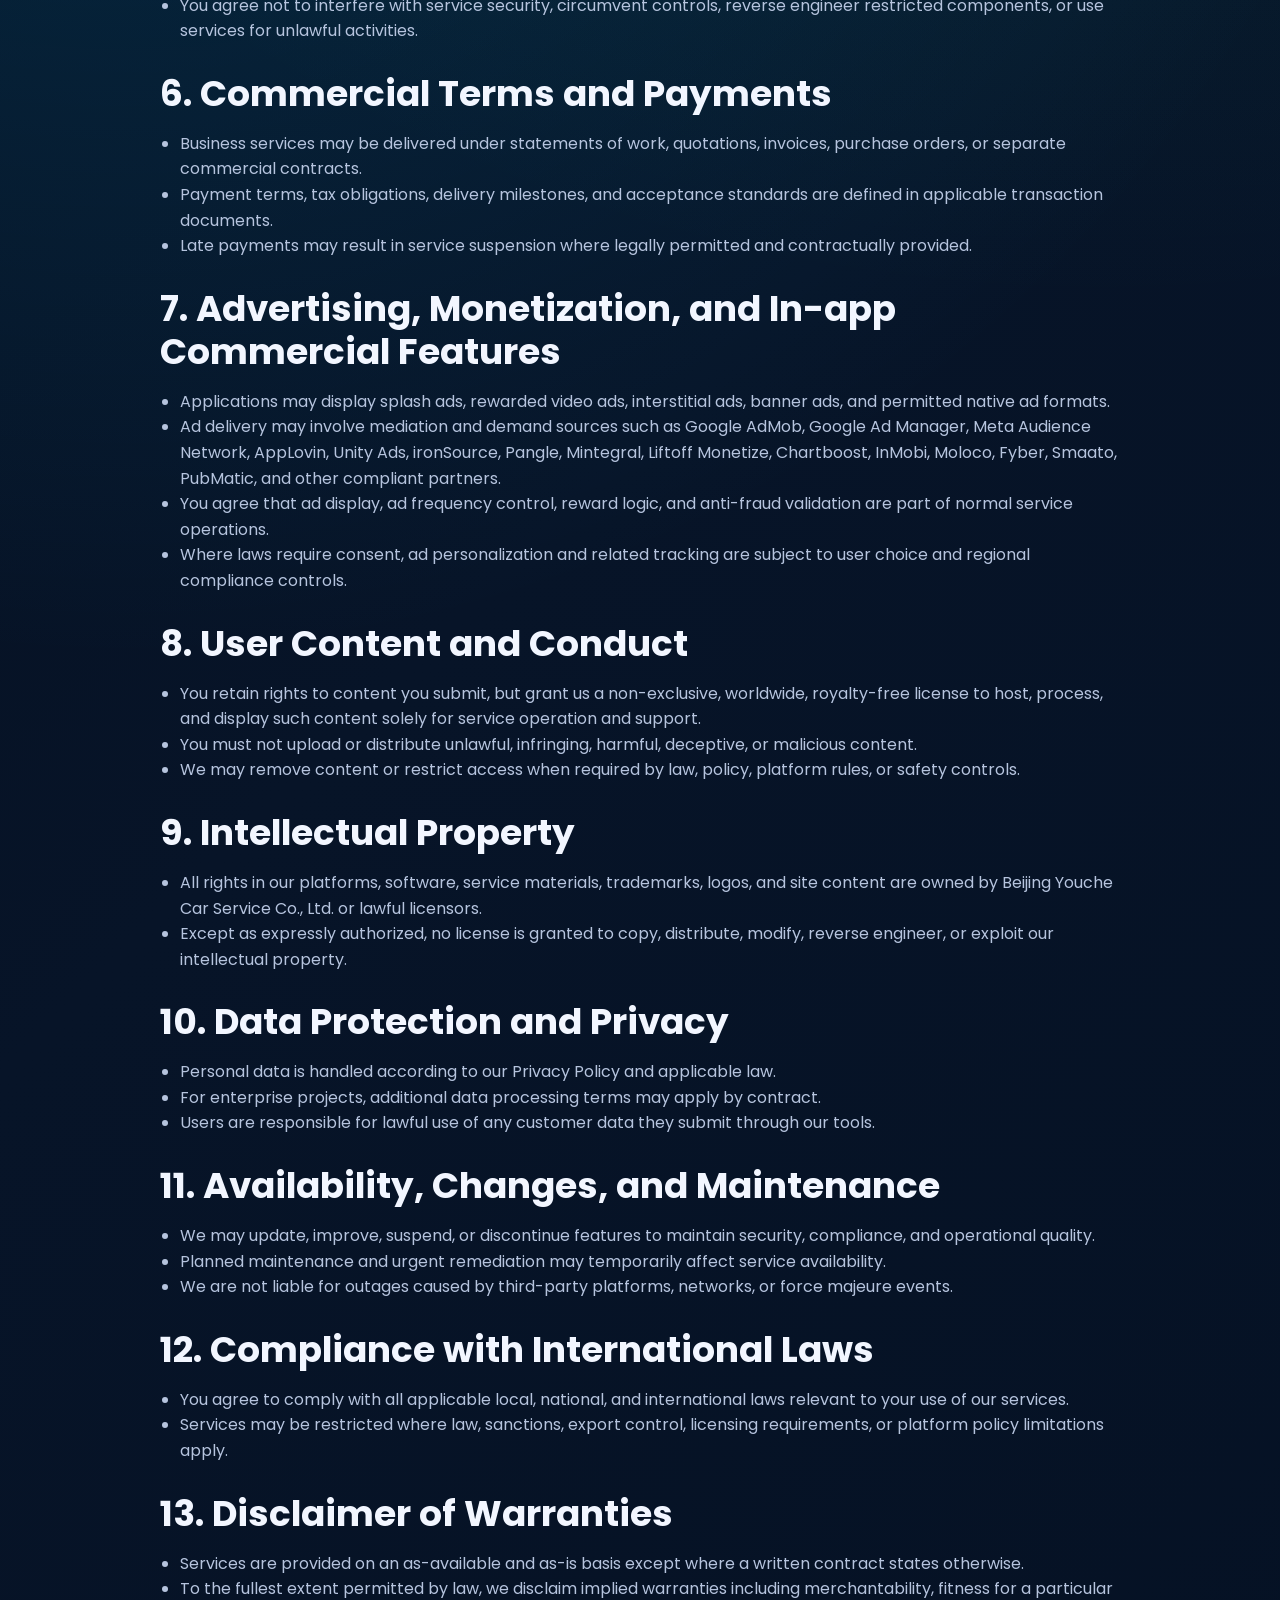
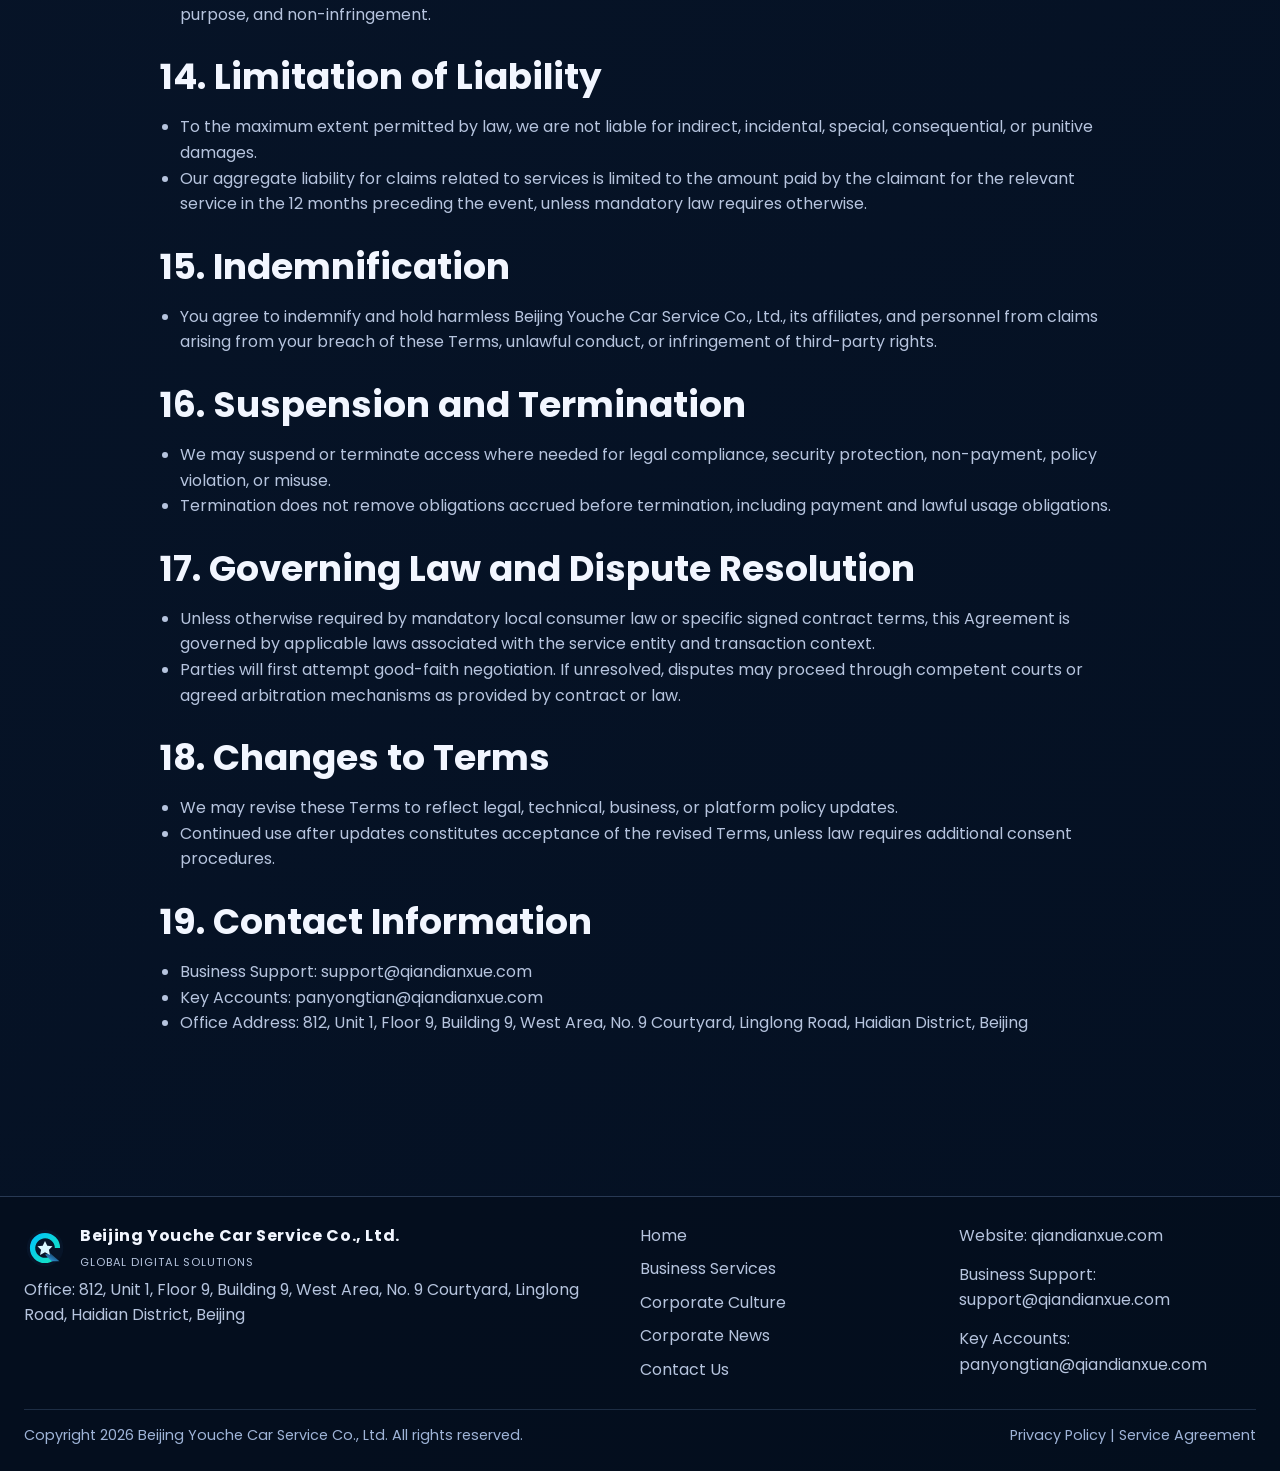
<file: terms-of-service.html>
<!doctype html>
<html lang="en">
<head>
  <meta charset="utf-8">
  <meta http-equiv="X-UA-Compatible" content="IE=edge">
  <meta name="viewport" content="width=device-width, initial-scale=1">
  <title>Service Agreement | Beijing Youche Car Service Co., Ltd.</title>
  <meta name="description" content="Complete service agreement for Qiandianxue website services and mobile applications released in Google Play, Apple App Store, and global app marketplaces.">
  <meta name="robots" content="index, follow">
  <link rel="canonical" href="https://qiandianxue.com/terms-of-service.html">
  <link rel="alternate" hreflang="en" href="https://qiandianxue.com/terms-of-service.html">
  <link rel="icon" href="images/logo.svg" type="image/svg+xml">
  <link rel="preconnect" href="https://fonts.googleapis.com">
  <link rel="preconnect" href="https://fonts.gstatic.com" crossorigin>
  <link href="https://fonts.googleapis.com/css2?family=Poppins:wght@400;500;600;700;800&display=swap" rel="stylesheet">
  <link rel="stylesheet" href="css/styles.css">
</head>
<body>
  <div class="page-bg-orb orb-a" aria-hidden="true"></div>
  <div class="page-bg-orb orb-b" aria-hidden="true"></div>

  <header class="top-bar">
    <div class="container nav-wrap">
      <a class="brand" href="index.html" aria-label="Qiandianxue Home">
        <img src="images/logo.svg" alt="Qiandianxue logo">
        <span>
          <strong>Qiandianxue</strong>
          <small>Global Digital Business</small>
        </span>
      </a>
      <button class="menu-toggle" data-menu-toggle aria-expanded="false" aria-controls="main-nav">Menu</button>
      <nav class="main-nav" id="main-nav" data-nav>
        <a href="index.html">Home</a>
        <a href="services.html">Business Services</a>
        <a href="culture.html">Corporate Culture</a>
        <a href="news.html">Corporate News</a>
        <a href="contact.html">Contact Us</a>
      </nav>
    </div>
  </header>

  <main class="section">
    <div class="container legal-wrap reveal">
      <span class="eyebrow">Service Agreement</span>
      <h1>Terms of Service for Website and Mobile Applications</h1>
      <p><strong>Entity:</strong> Beijing Youche Car Service Co., Ltd.</p>
      <p><strong>Office Address:</strong> 812, Unit 1, Floor 9, Building 9, West Area, No. 9 Courtyard, Linglong Road, Haidian District, Beijing</p>
      <p><strong>Website:</strong> <a href="https://qiandianxue.com" target="_blank" rel="noopener">qiandianxue.com</a></p>
      <p><strong>Business Support:</strong> <a href="mailto:support@qiandianxue.com">support@qiandianxue.com</a></p>
      <p><strong>Key Accounts:</strong> <a href="mailto:panyongtian@qiandianxue.com">panyongtian@qiandianxue.com</a></p>
      <p><strong>Effective Date:</strong> 2026-05-13</p>

      <h2>1. Agreement Scope</h2>
      <ul>
        <li>These Terms govern access to and use of our website, digital services, and mobile applications operated by Beijing Youche Car Service Co., Ltd..</li>
        <li>By using our services, you agree to these Terms and all referenced policies, including the Privacy Policy.</li>
        <li>If you use services on behalf of an organization, you represent that you have authority to bind that organization.</li>
      </ul>

      <h2>2. Service Categories</h2>
      <p>We provide integrated business services including information technology consulting services; network platform technology research and development; artificial intelligence application development; short-video content planning and production; cultural creative art design; brand planning and promotion; self-media operation services; data processing and storage services; online sales operations for daily goods, home products, and beauty accessories; and computer software and hardware sales and maintenance.</p>

      <h2>3. Mobile Application Distribution and App Market Terms</h2>
      <ul>
        <li>Our mobile applications may be distributed via Google Play, Apple App Store, and other lawful app marketplaces.</li>
        <li>You must comply with the terms, policy rules, billing conditions, and content restrictions of the marketplace from which you download the application.</li>
        <li>Platform owners are not parties to this Agreement unless explicitly stated by platform-specific terms.</li>
        <li>Where platform policies impose additional obligations, those obligations are incorporated into your use of our applications.</li>
      </ul>

      <h2>4. Eligibility and Age Requirements</h2>
      <ul>
        <li>You must meet the legal age requirement in your jurisdiction to use our services independently.</li>
        <li>If you are below the required age, a parent or legal guardian must review and accept these Terms where permitted by law.</li>
        <li>For child-directed or age-restricted scenarios, we may limit features, apply stricter data controls, and restrict personalized advertising.</li>
      </ul>

      <h2>5. Account, Access, and Security</h2>
      <ul>
        <li>You are responsible for maintaining the confidentiality of account credentials and for all activities under your account.</li>
        <li>You must provide accurate information and update it when needed.</li>
        <li>You agree not to interfere with service security, circumvent controls, reverse engineer restricted components, or use services for unlawful activities.</li>
      </ul>

      <h2>6. Commercial Terms and Payments</h2>
      <ul>
        <li>Business services may be delivered under statements of work, quotations, invoices, purchase orders, or separate commercial contracts.</li>
        <li>Payment terms, tax obligations, delivery milestones, and acceptance standards are defined in applicable transaction documents.</li>
        <li>Late payments may result in service suspension where legally permitted and contractually provided.</li>
      </ul>

      <h2>7. Advertising, Monetization, and In-app Commercial Features</h2>
      <ul>
        <li>Applications may display splash ads, rewarded video ads, interstitial ads, banner ads, and permitted native ad formats.</li>
        <li>Ad delivery may involve mediation and demand sources such as Google AdMob, Google Ad Manager, Meta Audience Network, AppLovin, Unity Ads, ironSource, Pangle, Mintegral, Liftoff Monetize, Chartboost, InMobi, Moloco, Fyber, Smaato, PubMatic, and other compliant partners.</li>
        <li>You agree that ad display, ad frequency control, reward logic, and anti-fraud validation are part of normal service operations.</li>
        <li>Where laws require consent, ad personalization and related tracking are subject to user choice and regional compliance controls.</li>
      </ul>

      <h2>8. User Content and Conduct</h2>
      <ul>
        <li>You retain rights to content you submit, but grant us a non-exclusive, worldwide, royalty-free license to host, process, and display such content solely for service operation and support.</li>
        <li>You must not upload or distribute unlawful, infringing, harmful, deceptive, or malicious content.</li>
        <li>We may remove content or restrict access when required by law, policy, platform rules, or safety controls.</li>
      </ul>

      <h2>9. Intellectual Property</h2>
      <ul>
        <li>All rights in our platforms, software, service materials, trademarks, logos, and site content are owned by Beijing Youche Car Service Co., Ltd. or lawful licensors.</li>
        <li>Except as expressly authorized, no license is granted to copy, distribute, modify, reverse engineer, or exploit our intellectual property.</li>
      </ul>

      <h2>10. Data Protection and Privacy</h2>
      <ul>
        <li>Personal data is handled according to our Privacy Policy and applicable law.</li>
        <li>For enterprise projects, additional data processing terms may apply by contract.</li>
        <li>Users are responsible for lawful use of any customer data they submit through our tools.</li>
      </ul>

      <h2>11. Availability, Changes, and Maintenance</h2>
      <ul>
        <li>We may update, improve, suspend, or discontinue features to maintain security, compliance, and operational quality.</li>
        <li>Planned maintenance and urgent remediation may temporarily affect service availability.</li>
        <li>We are not liable for outages caused by third-party platforms, networks, or force majeure events.</li>
      </ul>

      <h2>12. Compliance with International Laws</h2>
      <ul>
        <li>You agree to comply with all applicable local, national, and international laws relevant to your use of our services.</li>
        <li>Services may be restricted where law, sanctions, export control, licensing requirements, or platform policy limitations apply.</li>
      </ul>

      <h2>13. Disclaimer of Warranties</h2>
      <ul>
        <li>Services are provided on an as-available and as-is basis except where a written contract states otherwise.</li>
        <li>To the fullest extent permitted by law, we disclaim implied warranties including merchantability, fitness for a particular purpose, and non-infringement.</li>
      </ul>

      <h2>14. Limitation of Liability</h2>
      <ul>
        <li>To the maximum extent permitted by law, we are not liable for indirect, incidental, special, consequential, or punitive damages.</li>
        <li>Our aggregate liability for claims related to services is limited to the amount paid by the claimant for the relevant service in the 12 months preceding the event, unless mandatory law requires otherwise.</li>
      </ul>

      <h2>15. Indemnification</h2>
      <ul>
        <li>You agree to indemnify and hold harmless Beijing Youche Car Service Co., Ltd., its affiliates, and personnel from claims arising from your breach of these Terms, unlawful conduct, or infringement of third-party rights.</li>
      </ul>

      <h2>16. Suspension and Termination</h2>
      <ul>
        <li>We may suspend or terminate access where needed for legal compliance, security protection, non-payment, policy violation, or misuse.</li>
        <li>Termination does not remove obligations accrued before termination, including payment and lawful usage obligations.</li>
      </ul>

      <h2>17. Governing Law and Dispute Resolution</h2>
      <ul>
        <li>Unless otherwise required by mandatory local consumer law or specific signed contract terms, this Agreement is governed by applicable laws associated with the service entity and transaction context.</li>
        <li>Parties will first attempt good-faith negotiation. If unresolved, disputes may proceed through competent courts or agreed arbitration mechanisms as provided by contract or law.</li>
      </ul>

      <h2>18. Changes to Terms</h2>
      <ul>
        <li>We may revise these Terms to reflect legal, technical, business, or platform policy updates.</li>
        <li>Continued use after updates constitutes acceptance of the revised Terms, unless law requires additional consent procedures.</li>
      </ul>

      <h2>19. Contact Information</h2>
      <ul>
        <li>Business Support: <a href="mailto:support@qiandianxue.com">support@qiandianxue.com</a></li>
        <li>Key Accounts: <a href="mailto:panyongtian@qiandianxue.com">panyongtian@qiandianxue.com</a></li>
        <li>Office Address: 812, Unit 1, Floor 9, Building 9, West Area, No. 9 Courtyard, Linglong Road, Haidian District, Beijing</li>
      </ul>
    </div>
  </main>

  <footer>
    <div class="container footer-main">
      <div>
        <a class="brand" href="index.html">
          <img src="images/logo.svg" alt="Qiandianxue">
          <span>
            <strong>Beijing Youche Car Service Co., Ltd.</strong>
            <small>Global Digital Solutions</small>
          </span>
        </a>
        <p>Office: 812, Unit 1, Floor 9, Building 9, West Area, No. 9 Courtyard, Linglong Road, Haidian District, Beijing</p>
      </div>
      <nav class="footer-nav" aria-label="Website links">
        <a href="index.html">Home</a>
        <a href="services.html">Business Services</a>
        <a href="culture.html">Corporate Culture</a>
        <a href="news.html">Corporate News</a>
        <a href="contact.html">Contact Us</a>
      </nav>
      <div class="footer-nav">
        <a href="https://qiandianxue.com" target="_blank" rel="noopener">Website: qiandianxue.com</a>
        <a href="mailto:support@qiandianxue.com">Business Support: support@qiandianxue.com</a>
        <a href="mailto:panyongtian@qiandianxue.com">Key Accounts: panyongtian@qiandianxue.com</a>
      </div>
    </div>
    <div class="container footer-legal">
      <span>Copyright <span data-year></span> Beijing Youche Car Service Co., Ltd. All rights reserved.</span>
      <span>
        <a href="privacy-policy.html">Privacy Policy</a> | <a href="terms-of-service.html">Service Agreement</a>
      </span>
    </div>
  </footer>

  <script src="js/main.js" defer></script>
</body>
</html>
</file>
<file: css/styles.css>
/* Qiandianxue Corporate Website - global styles */
:root {
  --bg: #071428;
  --bg-soft: #0b1f3b;
  --bg-panel: rgba(8, 22, 43, 0.75);
  --ink: #f2f6ff;
  --muted: #b6c4de;
  --line: rgba(137, 170, 222, 0.28);
  --accent: #00c2ff;
  --accent-2: #17e7b8;
  --warm: #ff9f43;
  --danger: #ff6f61;
  --max: 1240px;
  --radius: 18px;
  --radius-sm: 12px;
  --shadow: 0 20px 40px rgba(0, 0, 0, 0.32);
}

* {
  box-sizing: border-box;
}

html {
  scroll-behavior: smooth;
}

body {
  margin: 0;
  font-family: "Poppins", "Segoe UI", sans-serif;
  background:
    radial-gradient(circle at 10% 20%, rgba(0, 194, 255, 0.18), transparent 34%),
    radial-gradient(circle at 86% 6%, rgba(23, 231, 184, 0.15), transparent 36%),
    linear-gradient(135deg, #040d1d 0%, #071428 45%, #041022 100%);
  color: var(--ink);
  line-height: 1.6;
  overflow-x: hidden;
}

.page-bg-orb {
  position: fixed;
  width: 420px;
  height: 420px;
  border-radius: 50%;
  background: radial-gradient(circle at 30% 30%, rgba(0, 194, 255, 0.24), rgba(0, 194, 255, 0));
  filter: blur(24px);
  pointer-events: none;
  z-index: -1;
  transform: translate3d(0, 0, 0);
}

.page-bg-orb.orb-a {
  top: -180px;
  left: -80px;
  animation: floatA 14s ease-in-out infinite;
}

.page-bg-orb.orb-b {
  bottom: -180px;
  right: -80px;
  animation: floatB 16s ease-in-out infinite;
}

@keyframes floatA {
  0%, 100% { transform: translate(0, 0); }
  50% { transform: translate(40px, 26px); }
}

@keyframes floatB {
  0%, 100% { transform: translate(0, 0); }
  50% { transform: translate(-36px, -18px); }
}

a {
  color: inherit;
  text-decoration: none;
}

img {
  max-width: 100%;
  display: block;
}

.container {
  width: min(var(--max), calc(100% - 48px));
  margin: 0 auto;
}

.top-bar {
  position: sticky;
  top: 0;
  z-index: 40;
  backdrop-filter: blur(14px);
  background: rgba(4, 16, 34, 0.72);
  border-bottom: 1px solid rgba(108, 151, 219, 0.24);
}

.nav-wrap {
  display: flex;
  align-items: center;
  justify-content: space-between;
  min-height: 76px;
  gap: 20px;
}

.brand {
  display: inline-flex;
  align-items: center;
  gap: 14px;
}

.brand img {
  width: 42px;
  height: 42px;
}

.brand strong {
  display: block;
  font-size: 1rem;
  letter-spacing: 0.04em;
}

.brand small {
  color: var(--muted);
  letter-spacing: 0.08em;
  text-transform: uppercase;
  font-size: 0.7rem;
}

.main-nav {
  display: flex;
  align-items: center;
  gap: 8px;
}

.main-nav a {
  padding: 10px 14px;
  border-radius: 999px;
  font-size: 0.92rem;
  color: var(--muted);
  transition: 0.2s ease;
}

.main-nav a:hover,
.main-nav a.active {
  color: var(--ink);
  background: rgba(0, 194, 255, 0.15);
}

.menu-toggle {
  display: none;
  border: 1px solid var(--line);
  border-radius: 10px;
  background: transparent;
  color: var(--ink);
  padding: 10px 12px;
}

.hero {
  padding: 88px 0 72px;
  position: relative;
}

.hero-grid {
  display: grid;
  grid-template-columns: 1.1fr 0.9fr;
  gap: 34px;
  align-items: center;
}

.eyebrow {
  display: inline-flex;
  align-items: center;
  gap: 8px;
  font-size: 0.78rem;
  letter-spacing: 0.1em;
  text-transform: uppercase;
  color: var(--accent-2);
  margin-bottom: 14px;
}

h1,
h2,
h3 {
  line-height: 1.2;
  margin: 0 0 14px;
}

h1 {
  font-size: clamp(2rem, 4.2vw, 3.8rem);
  letter-spacing: 0.01em;
}

h2 {
  font-size: clamp(1.5rem, 2.8vw, 2.55rem);
}

h3 {
  font-size: clamp(1.1rem, 2vw, 1.45rem);
}

p {
  margin: 0 0 14px;
  color: var(--muted);
}

.hero p {
  max-width: 60ch;
}

.button-row {
  margin-top: 20px;
  display: flex;
  flex-wrap: wrap;
  gap: 12px;
}

.btn {
  display: inline-flex;
  align-items: center;
  justify-content: center;
  border-radius: 999px;
  padding: 12px 20px;
  font-weight: 600;
  border: 1px solid transparent;
  transition: 0.25s ease;
}

.btn-primary {
  background: linear-gradient(100deg, var(--accent) 0%, #38b3ff 30%, var(--accent-2) 100%);
  color: #06223b;
}

.btn-primary:hover {
  transform: translateY(-2px);
  box-shadow: 0 10px 28px rgba(0, 194, 255, 0.3);
}

.btn-secondary {
  border-color: rgba(0, 194, 255, 0.5);
  color: var(--ink);
  background: rgba(0, 194, 255, 0.08);
}

.btn-secondary:hover {
  border-color: rgba(23, 231, 184, 0.85);
  background: rgba(23, 231, 184, 0.14);
}

.hero-card {
  background: linear-gradient(160deg, rgba(7, 27, 53, 0.95), rgba(4, 18, 36, 0.7));
  border: 1px solid var(--line);
  border-radius: var(--radius);
  box-shadow: var(--shadow);
  overflow: hidden;
}

.hero-card img {
  width: 100%;
  min-height: 350px;
  object-fit: cover;
}

.hero-card .meta {
  padding: 16px 18px;
  border-top: 1px solid var(--line);
}

.section {
  padding: 72px 0;
}

.section-compact-bottom {
  padding-bottom: 34px;
}

.section-alt {
  background: linear-gradient(180deg, rgba(7, 25, 48, 0.48), rgba(8, 20, 40, 0));
}

.section-head {
  display: flex;
  align-items: end;
  justify-content: space-between;
  gap: 20px;
  margin-bottom: 30px;
}

.grid {
  display: grid;
  gap: 18px;
}

.grid.cards-3 {
  grid-template-columns: repeat(3, minmax(0, 1fr));
}

.grid.cards-2 {
  grid-template-columns: repeat(2, minmax(0, 1fr));
}

.card {
  background: var(--bg-panel);
  border: 1px solid var(--line);
  border-radius: var(--radius-sm);
  padding: 20px;
  transition: 0.3s ease;
}

.card:hover {
  transform: translateY(-6px);
  border-color: rgba(0, 194, 255, 0.55);
  box-shadow: 0 16px 28px rgba(4, 14, 30, 0.5);
}

.card .icon {
  width: 38px;
  height: 38px;
  margin-bottom: 12px;
}

.feature-list {
  margin: 10px 0 0;
  padding-left: 20px;
  color: var(--muted);
}

.feature-list li {
  margin: 6px 0;
}

.stats {
  display: grid;
  grid-template-columns: repeat(4, minmax(0, 1fr));
  gap: 14px;
}

.stat {
  background: rgba(11, 27, 54, 0.68);
  border: 1px solid var(--line);
  border-radius: var(--radius-sm);
  padding: 18px;
  text-align: center;
}

.stat strong {
  display: block;
  font-size: clamp(1.6rem, 2.5vw, 2.2rem);
  color: var(--accent-2);
}

.timeline {
  position: relative;
  margin-top: 12px;
}

.timeline::before {
  content: "";
  position: absolute;
  top: 0;
  bottom: 0;
  left: 16px;
  width: 2px;
  background: linear-gradient(var(--accent), var(--accent-2));
}

.time-item {
  position: relative;
  padding-left: 52px;
  margin-bottom: 20px;
}

.time-item::before {
  content: "";
  width: 12px;
  height: 12px;
  border-radius: 50%;
  background: var(--accent-2);
  position: absolute;
  left: 10px;
  top: 8px;
  box-shadow: 0 0 0 5px rgba(23, 231, 184, 0.18);
}

.news-item {
  display: grid;
  grid-template-columns: 200px 1fr;
  gap: 16px;
  align-items: stretch;
}

.news-item img {
  width: 100%;
  height: 100%;
  min-height: 140px;
  object-fit: cover;
  border-radius: 10px;
}

.info-box {
  border: 1px solid var(--line);
  background: rgba(8, 25, 47, 0.72);
  border-radius: var(--radius-sm);
  padding: 20px;
}

.contact-grid {
  display: grid;
  grid-template-columns: 1fr 1fr;
  gap: 18px;
}

.contact-line {
  display: flex;
  gap: 10px;
  align-items: start;
  margin-bottom: 10px;
}

.contact-line img {
  width: 20px;
  height: 20px;
  margin-top: 2px;
}

.map-frame {
  width: 100%;
  border: 0;
  border-radius: 12px;
  min-height: 320px;
  filter: grayscale(0.1) saturate(1.1);
}

.legal-wrap {
  max-width: 960px;
}

.legal-wrap h2,
.legal-wrap h3 {
  margin-top: 28px;
}

.legal-wrap ul {
  padding-left: 20px;
  color: var(--muted);
}

footer {
  margin-top: 72px;
  border-top: 1px solid var(--line);
  background: rgba(4, 14, 29, 0.8);
}

.footer-main {
  padding: 26px 0;
  display: grid;
  grid-template-columns: 2fr 1fr 1fr;
  gap: 22px;
}

.footer-nav {
  display: grid;
  gap: 8px;
  color: var(--muted);
}

.footer-legal {
  border-top: 1px solid rgba(137, 170, 222, 0.2);
  padding: 14px 0 24px;
  color: #9fb4d8;
  display: flex;
  justify-content: space-between;
  flex-wrap: wrap;
  gap: 10px;
  font-size: 0.9rem;
}

.reveal {
  opacity: 0;
  transform: translateY(24px);
  transition: 0.55s ease;
}

.reveal.show {
  opacity: 1;
  transform: translateY(0);
}

.stagger > * {
  opacity: 0;
  transform: translateY(16px);
}

.stagger.show > * {
  animation: itemUp 0.5s ease forwards;
}

.stagger.show > *:nth-child(2) { animation-delay: 0.07s; }
.stagger.show > *:nth-child(3) { animation-delay: 0.14s; }
.stagger.show > *:nth-child(4) { animation-delay: 0.21s; }
.stagger.show > *:nth-child(5) { animation-delay: 0.28s; }
.stagger.show > *:nth-child(6) { animation-delay: 0.35s; }

@keyframes itemUp {
  to {
    opacity: 1;
    transform: translateY(0);
  }
}

@media (max-width: 1000px) {
  .hero-grid,
  .grid.cards-3,
  .stats,
  .footer-main,
  .contact-grid {
    grid-template-columns: 1fr 1fr;
  }

  .main-nav {
    position: fixed;
    top: 76px;
    right: 18px;
    left: 18px;
    background: rgba(6, 20, 39, 0.96);
    border: 1px solid var(--line);
    border-radius: 12px;
    box-shadow: var(--shadow);
    padding: 10px;
    display: none;
    flex-direction: column;
    align-items: stretch;
  }

  .main-nav.open {
    display: flex;
  }

  .menu-toggle {
    display: inline-flex;
  }
}

@media (max-width: 720px) {
  .container {
    width: min(var(--max), calc(100% - 28px));
  }

  .hero,
  .section {
    padding: 58px 0;
  }

  .section-compact-bottom {
    padding-bottom: 22px;
  }

  .hero-grid,
  .grid.cards-2,
  .grid.cards-3,
  .stats,
  .footer-main,
  .contact-grid,
  .news-item {
    grid-template-columns: 1fr;
  }

  .section-head {
    align-items: start;
    flex-direction: column;
  }
}
</file>
